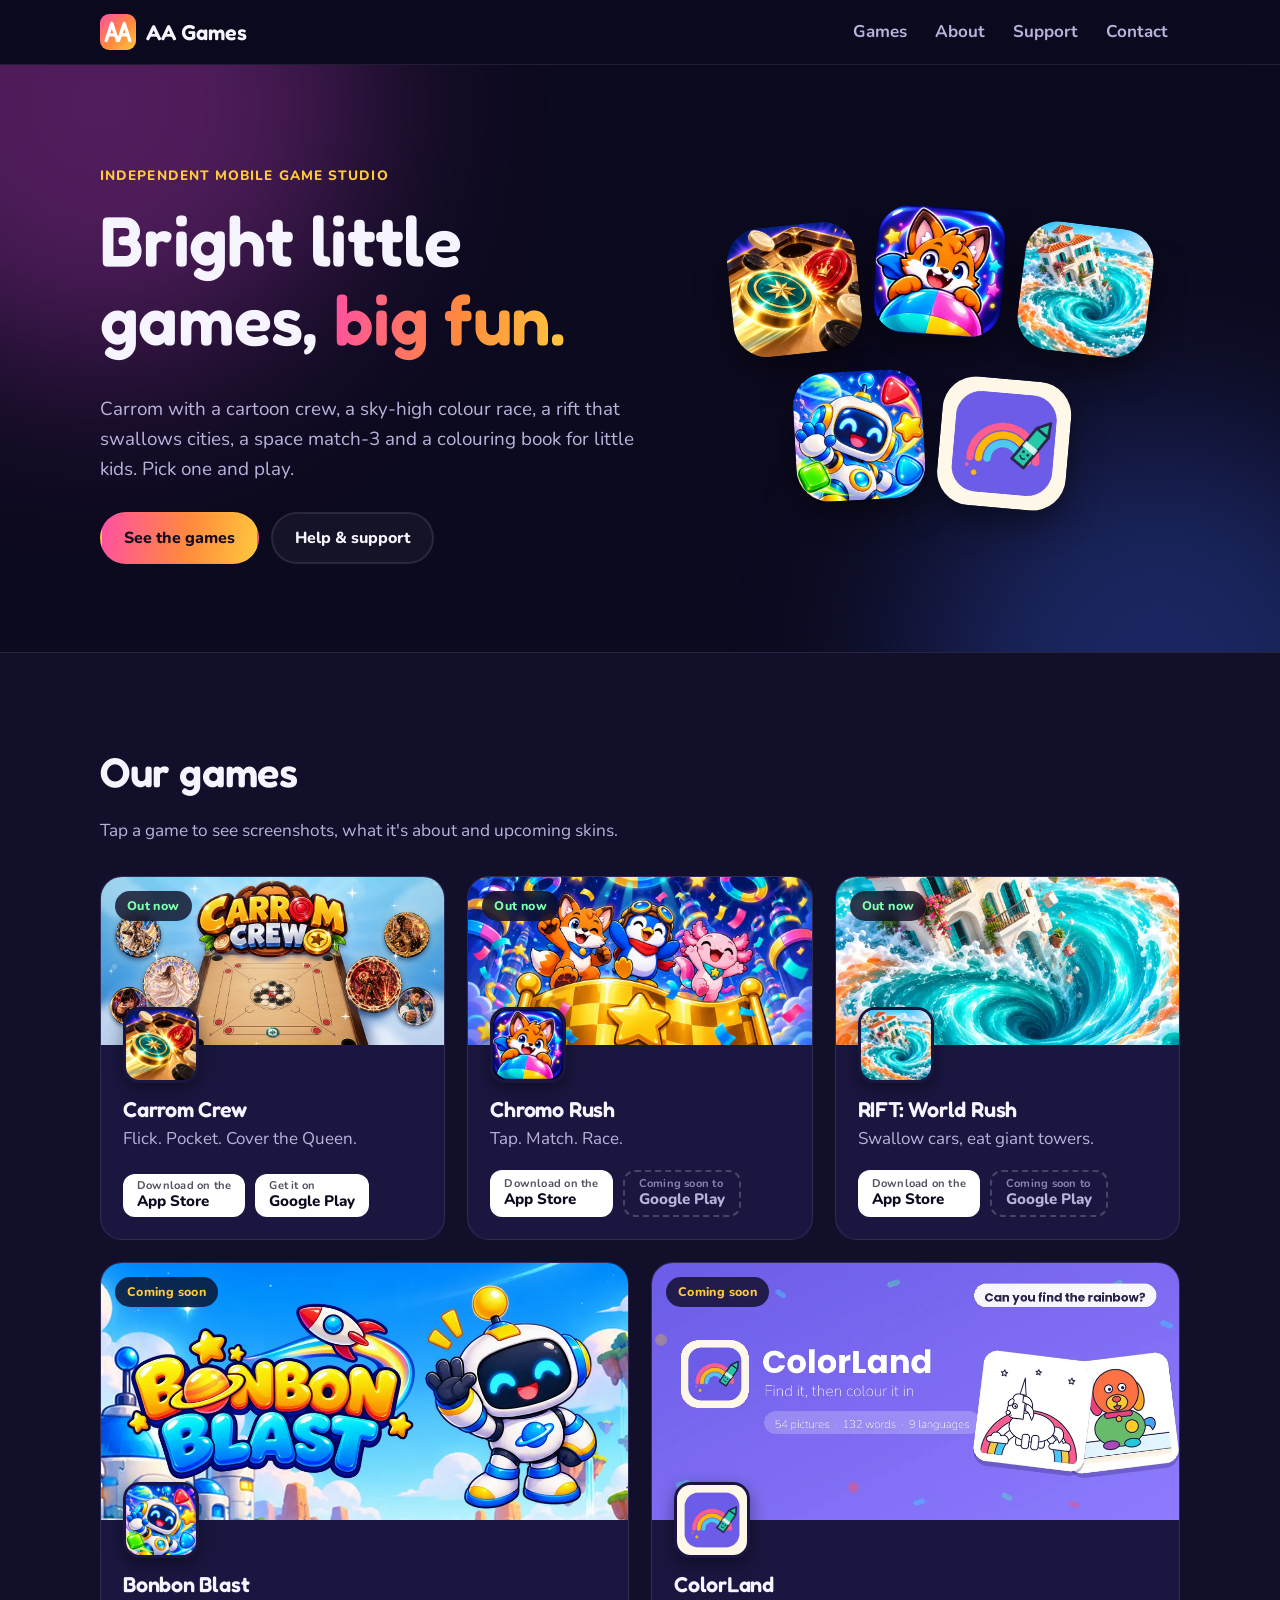
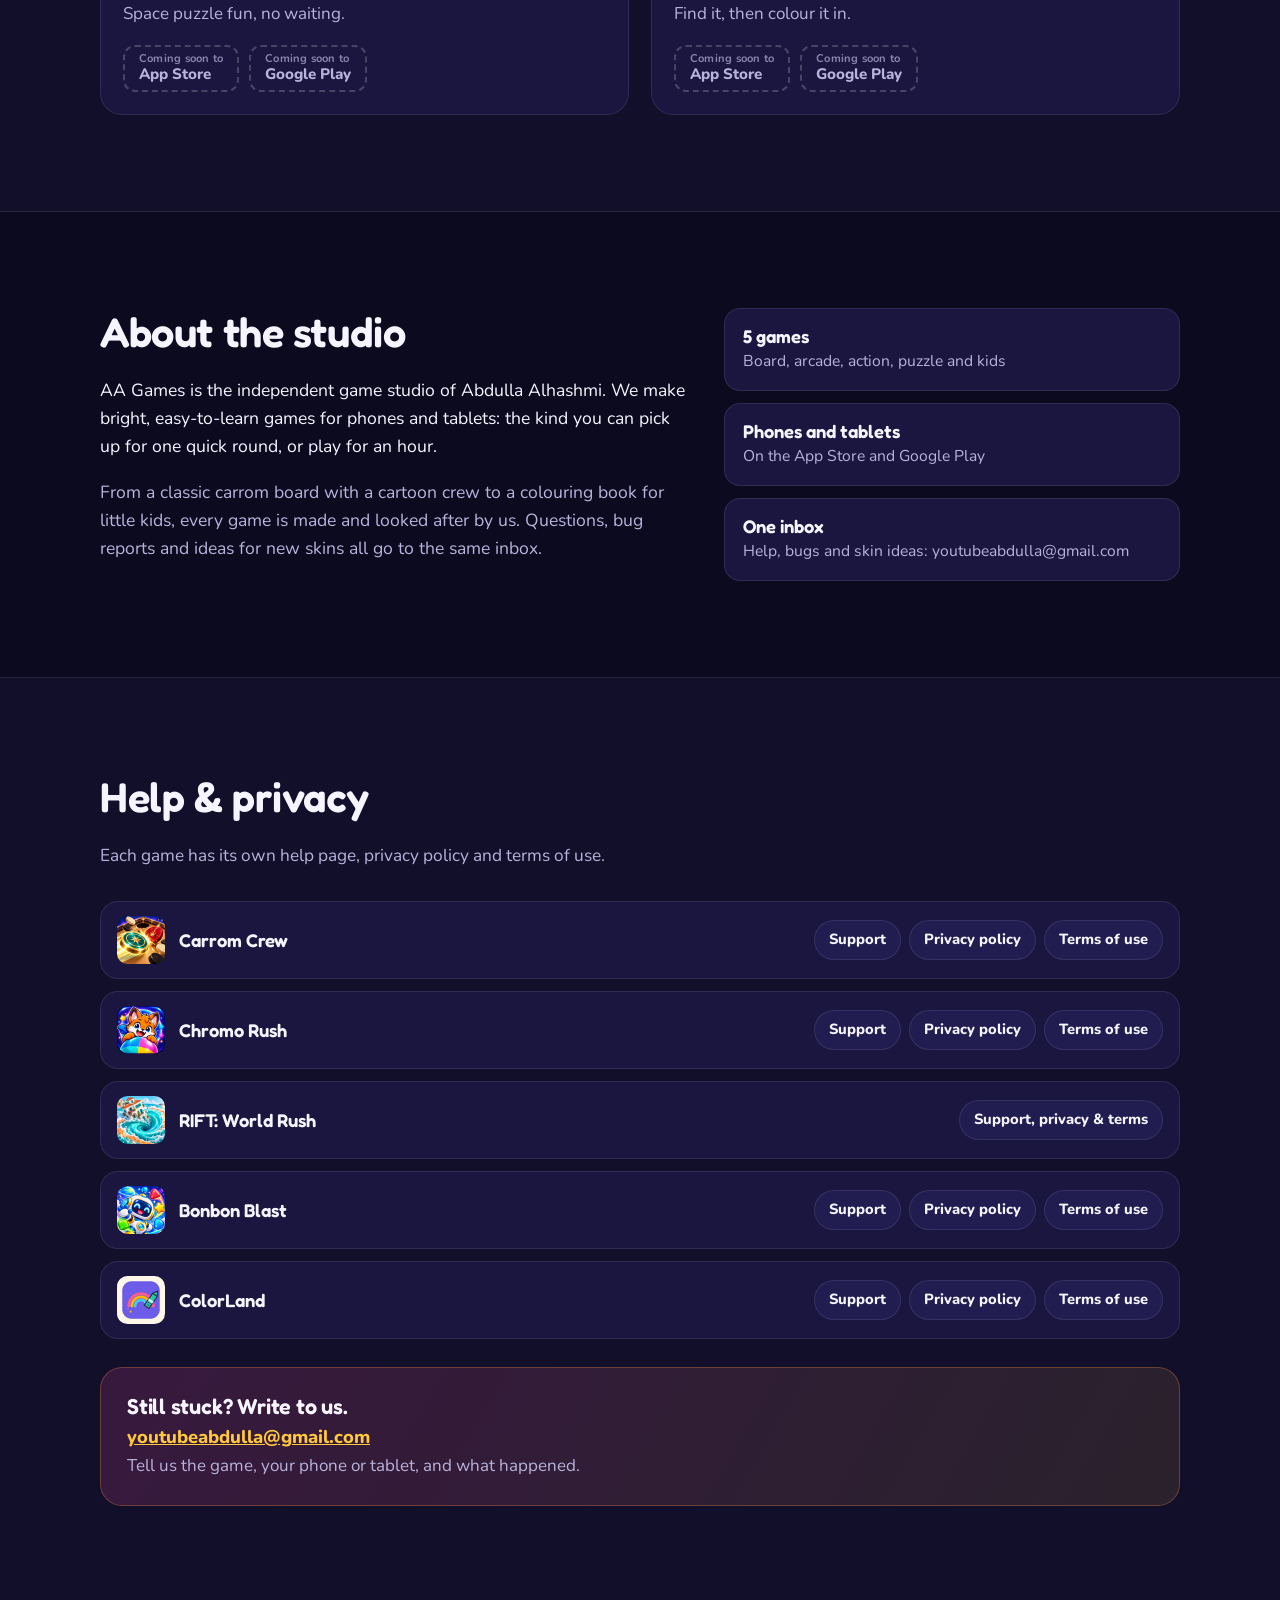
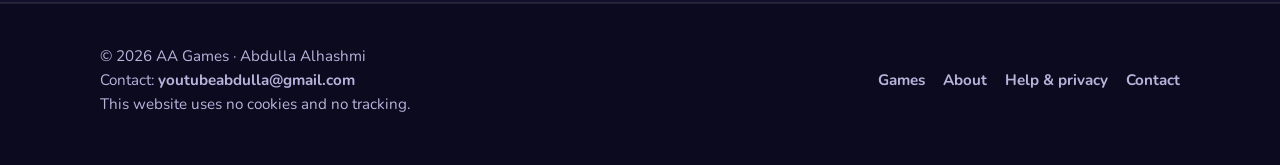
<file: index.html>
<!doctype html>
<html lang="en">
<head>
  <meta charset="utf-8">
  <meta name="viewport" content="width=device-width, initial-scale=1">
  <title>AA Games: bright little games for phones and tablets</title>
  <meta name="description" content="AA Games makes bright, easy-to-learn games for phones and tablets: Carrom Crew, Chromo Rush, RIFT: World Rush, Bonbon Blast and ColorLand.">
  <link rel="canonical" href="https://aagames33.com/">
  <meta name="theme-color" content="#0c0a1f">
  <meta property="og:type" content="website">
  <meta property="og:site_name" content="AA Games">
  <meta property="og:title" content="AA Games: bright little games for phones and tablets">
  <meta property="og:description" content="AA Games makes bright, easy-to-learn games for phones and tablets: Carrom Crew, Chromo Rush, RIFT: World Rush, Bonbon Blast and ColorLand.">
  <meta property="og:url" content="https://aagames33.com/">
  <meta property="og:image" content="https://aagames33.com/assets/og.jpg">
  <meta property="og:image:width" content="1200">
  <meta property="og:image:height" content="630">
  <meta name="twitter:card" content="summary_large_image">
  <link rel="icon" href="/assets/logo.svg" type="image/svg+xml">
  <link rel="icon" href="/favicon.ico" sizes="48x48">
  <link rel="apple-touch-icon" href="/apple-touch-icon.png">
  <link rel="preload" href="/assets/fonts/fredoka-semibold.woff2" as="font" type="font/woff2" crossorigin>
  <link rel="preload" href="/assets/fonts/nunito.woff2" as="font" type="font/woff2" crossorigin>
  <link rel="stylesheet" href="/assets/style.css">
</head>
<body>
  <a class="skip" href="#main">Skip to content</a>
  <header class="site-head">
    <div class="wrap">
      <a class="logo" href="/"><img src="/assets/logo.svg" alt="" width="36" height="36">AA Games</a>
      <nav class="nav" aria-label="Main">
        <a href="/#games">Games</a>
        <a href="/#about" class="nav-about">About</a>
        <a href="/#support">Support</a>
        <a href="/#contact">Contact</a>
      </nav>
    </div>
  </header>

  <main id="main">
    <!-- ===== Top of the page ===== -->
    <section class="hero">
      <div class="wrap">
        <div>
          <span class="eyebrow">Independent mobile game studio</span>
          <h1>Bright little games, <span class="grad">big fun.</span></h1>
          <p class="lead">Carrom with a cartoon crew, a sky-high colour race, a rift that swallows cities, a space match-3 and a colouring book for little kids. Pick one and play.</p>
          <div class="actions">
            <a class="btn btn-main" href="#games">See the games</a>
            <a class="btn btn-ghost" href="#support">Help &amp; support</a>
          </div>
        </div>
        <div class="icon-pile" aria-label="Our games">
          <a href="/carrom-crew/"><img src="/carrom-crew/icon.webp" alt="Carrom Crew" width="140" height="140"></a>
          <a href="/chromo-rush/"><img src="/chromo-rush/icon.webp" alt="Chromo Rush" width="140" height="140"></a>
          <a href="/rift-world-rush/"><img src="/rift-world-rush/icon.webp" alt="RIFT: World Rush" width="140" height="140"></a>
          <a href="/bonbon-blast/"><img src="/bonbon-blast/icon.webp" alt="Bonbon Blast" width="140" height="140"></a>
          <a href="/colorland/"><img src="/colorland/icon.webp" alt="ColorLand" width="140" height="140"></a>
        </div>
      </div>
    </section>

    <!-- ===== Games ===== -->
    <section class="section section-alt" id="games">
      <div class="wrap">
        <div class="section-head">
          <h2>Our games</h2>
          <p>Tap a game to see screenshots, what it's about and upcoming skins.</p>
        </div>
        <div class="games">
        <!-- ===== Carrom Crew ===== -->
        <article class="card" style="--accent: #f5a623">
          <span class="tag out">Out now</span>
          <img class="card-banner" src="/carrom-crew/banner.webp" alt="" width="1024" height="500" loading="lazy" decoding="async">
          <div class="card-body">
            <img class="card-icon" src="/carrom-crew/icon.webp" alt="Carrom Crew icon" width="76" height="76" loading="lazy" decoding="async">
            <h3><a href="/carrom-crew/">Carrom Crew</a></h3>
            <p>Flick. Pocket. Cover the Queen.</p>
            <div class="stores">
              <a class="store" href="https://apps.apple.com/app/carrom-crew/id6815225596"><small>Download on the</small>App Store</a>
              <a class="store" href="https://play.google.com/store/apps/details?id=com.carromcrew.game"><small>Get it on</small>Google Play</a>
            </div>
          </div>
        </article>
        <!-- ===== Chromo Rush ===== -->
        <article class="card" style="--accent: #ff4fa3">
          <span class="tag out">Out now</span>
          <img class="card-banner" src="/chromo-rush/banner.webp" alt="" width="1024" height="500" loading="lazy" decoding="async">
          <div class="card-body">
            <img class="card-icon" src="/chromo-rush/icon.webp" alt="Chromo Rush icon" width="76" height="76" loading="lazy" decoding="async">
            <h3><a href="/chromo-rush/">Chromo Rush</a></h3>
            <p>Tap. Match. Race.</p>
            <div class="stores">
              <a class="store" href="https://apps.apple.com/app/chromo-rush/id6815225776"><small>Download on the</small>App Store</a>
              <!-- When it is live, replace the next line with: <a class="store" href="https://play.google.com/store/apps/details?id=com.chromorush.game"><small>Get it on</small>Google Play</a> -->
              <span class="store soon"><small>Coming soon to</small>Google Play</span>
            </div>
          </div>
        </article>
        <!-- ===== RIFT: World Rush ===== -->
        <article class="card" style="--accent: #22d3c5">
          <span class="tag out">Out now</span>
          <img class="card-banner" src="/rift-world-rush/banner.webp" alt="" width="1024" height="500" loading="lazy" decoding="async">
          <div class="card-body">
            <img class="card-icon" src="/rift-world-rush/icon.webp" alt="RIFT: World Rush icon" width="76" height="76" loading="lazy" decoding="async">
            <h3><a href="/rift-world-rush/">RIFT: World Rush</a></h3>
            <p>Swallow cars, eat giant towers.</p>
            <div class="stores">
              <a class="store" href="https://apps.apple.com/app/rift-world-rush/id6812802684"><small>Download on the</small>App Store</a>
              <!-- When it is live, replace the next line with: <a class="store" href="https://play.google.com/store/apps/details?id=com.riftprototype.rift"><small>Get it on</small>Google Play</a> -->
              <span class="store soon"><small>Coming soon to</small>Google Play</span>
            </div>
          </div>
        </article>
        <!-- ===== Bonbon Blast ===== -->
        <article class="card" style="--accent: #4c8dff">
          <span class="tag soon">Coming soon</span>
          <img class="card-banner" src="/bonbon-blast/banner.webp" alt="" width="1024" height="500" loading="lazy" decoding="async">
          <div class="card-body">
            <img class="card-icon" src="/bonbon-blast/icon.webp" alt="Bonbon Blast icon" width="76" height="76" loading="lazy" decoding="async">
            <h3><a href="/bonbon-blast/">Bonbon Blast</a></h3>
            <p>Space puzzle fun, no waiting.</p>
            <div class="stores">
              <!-- When it is live, replace the next line with: <a class="store" href="https://apps.apple.com/app/id6816154385"><small>Download on the</small>App Store</a> -->
              <span class="store soon"><small>Coming soon to</small>App Store</span>
              <!-- When it is live, replace the next line with: <a class="store" href="https://play.google.com/store/apps/details?id=com.angames.bonbonblast"><small>Get it on</small>Google Play</a> -->
              <span class="store soon"><small>Coming soon to</small>Google Play</span>
            </div>
          </div>
        </article>
        <!-- ===== ColorLand ===== -->
        <article class="card" style="--accent: #7b5cf0">
          <span class="tag soon">Coming soon</span>
          <img class="card-banner" src="/colorland/banner.webp" alt="" width="1024" height="500" loading="lazy" decoding="async">
          <div class="card-body">
            <img class="card-icon" src="/colorland/icon.webp" alt="ColorLand icon" width="76" height="76" loading="lazy" decoding="async">
            <h3><a href="/colorland/">ColorLand</a></h3>
            <p>Find it, then colour it in.</p>
            <div class="stores">
              <!-- When it is live, replace the next line with: <a class="store" href="https://apps.apple.com/app/id6816152811"><small>Download on the</small>App Store</a> -->
              <span class="store soon"><small>Coming soon to</small>App Store</span>
              <!-- When it is live, replace the next line with: <a class="store" href="https://play.google.com/store/apps/details?id=com.colorland.app"><small>Get it on</small>Google Play</a> -->
              <span class="store soon"><small>Coming soon to</small>Google Play</span>
            </div>
          </div>
        </article>
        </div>
      </div>
    </section>

    <!-- ===== About ===== -->
    <section class="section" id="about">
      <div class="wrap about">
        <div>
          <h2>About the studio</h2>
          <p>AA Games is the independent game studio of Abdulla Alhashmi. We make bright, easy-to-learn games for phones and tablets: the kind you can pick up for one quick round, or play for an hour.</p>
          <p class="muted">From a classic carrom board with a cartoon crew to a colouring book for little kids, every game is made and looked after by us. Questions, bug reports and ideas for new skins all go to the same inbox.</p>
        </div>
        <ul class="facts">
          <li><b>5 games</b><span>Board, arcade, action, puzzle and kids</span></li>
          <li><b>Phones and tablets</b><span>On the App Store and Google Play</span></li>
          <li><b>One inbox</b><span>Help, bugs and skin ideas: youtubeabdulla@gmail.com</span></li>
        </ul>
      </div>
    </section>

    <!-- ===== Help, privacy and contact ===== -->
    <section class="section section-alt" id="support">
      <div class="wrap">
        <div class="section-head">
          <h2>Help &amp; privacy</h2>
          <p>Each game has its own help page, privacy policy and terms of use.</p>
        </div>
        <ul class="help-list">
          <li>
            <img src="/carrom-crew/icon.webp" alt="" width="48" height="48" loading="lazy" decoding="async">
            <span class="name">Carrom Crew</span>
            <span class="links">
              <a class="pill" href="https://youtubeabdulla-max.github.io/carrom-crew-support/">Support</a>
              <a class="pill" href="https://youtubeabdulla-max.github.io/carrom-crew-support/privacy.html">Privacy policy</a>
              <a class="pill" href="https://youtubeabdulla-max.github.io/carrom-crew-support/terms.html">Terms of use</a>
            </span>
          </li>
          <li>
            <img src="/chromo-rush/icon.webp" alt="" width="48" height="48" loading="lazy" decoding="async">
            <span class="name">Chromo Rush</span>
            <span class="links">
              <a class="pill" href="https://youtubeabdulla-max.github.io/chromo-rush-support/">Support</a>
              <a class="pill" href="https://youtubeabdulla-max.github.io/chromo-rush-support/privacy.html">Privacy policy</a>
              <a class="pill" href="https://youtubeabdulla-max.github.io/chromo-rush-support/terms.html">Terms of use</a>
            </span>
          </li>
          <li>
            <img src="/rift-world-rush/icon.webp" alt="" width="48" height="48" loading="lazy" decoding="async">
            <span class="name">RIFT: World Rush</span>
            <span class="links">
              <a class="pill" href="https://youtubeabdulla-max.github.io/rift-world-rush-support/">Support, privacy &amp; terms</a>
            </span>
          </li>
          <li>
            <img src="/bonbon-blast/icon.webp" alt="" width="48" height="48" loading="lazy" decoding="async">
            <span class="name">Bonbon Blast</span>
            <span class="links">
              <a class="pill" href="https://youtubeabdulla-max.github.io/bonbon-blast-support/">Support</a>
              <a class="pill" href="https://youtubeabdulla-max.github.io/bonbon-blast-support/privacy.html">Privacy policy</a>
              <a class="pill" href="https://youtubeabdulla-max.github.io/bonbon-blast-support/terms.html">Terms of use</a>
            </span>
          </li>
          <li>
            <img src="/colorland/icon.webp" alt="" width="48" height="48" loading="lazy" decoding="async">
            <span class="name">ColorLand</span>
            <span class="links">
              <a class="pill" href="https://youtubeabdulla-max.github.io/colorland-support/#support">Support</a>
              <a class="pill" href="https://youtubeabdulla-max.github.io/colorland-support/#privacy">Privacy policy</a>
              <a class="pill" href="https://youtubeabdulla-max.github.io/colorland-support/#terms">Terms of use</a>
            </span>
          </li>
        </ul>
        <div class="contact-box" id="contact">
          <h3>Still stuck? Write to us.</h3>
          <p><a class="mail" href="mailto:youtubeabdulla@gmail.com">youtubeabdulla@gmail.com</a><br>Tell us the game, your phone or tablet, and what happened.</p>
        </div>
      </div>
    </section>
  </main>

  <footer class="site-foot">
    <div class="wrap">
      <div>
        <p>&copy; 2026 AA Games &middot; Abdulla Alhashmi</p>
        <p>Contact: <a href="mailto:youtubeabdulla@gmail.com">youtubeabdulla@gmail.com</a></p>
        <p>This website uses no cookies and no tracking.</p>
      </div>
      <nav aria-label="Footer">
        <a href="/#games">Games</a>
        <a href="/#about">About</a>
        <a href="/#support">Help &amp; privacy</a>
        <a href="mailto:youtubeabdulla@gmail.com">Contact</a>
      </nav>
    </div>
  </footer>
</body>
</html>
</file>
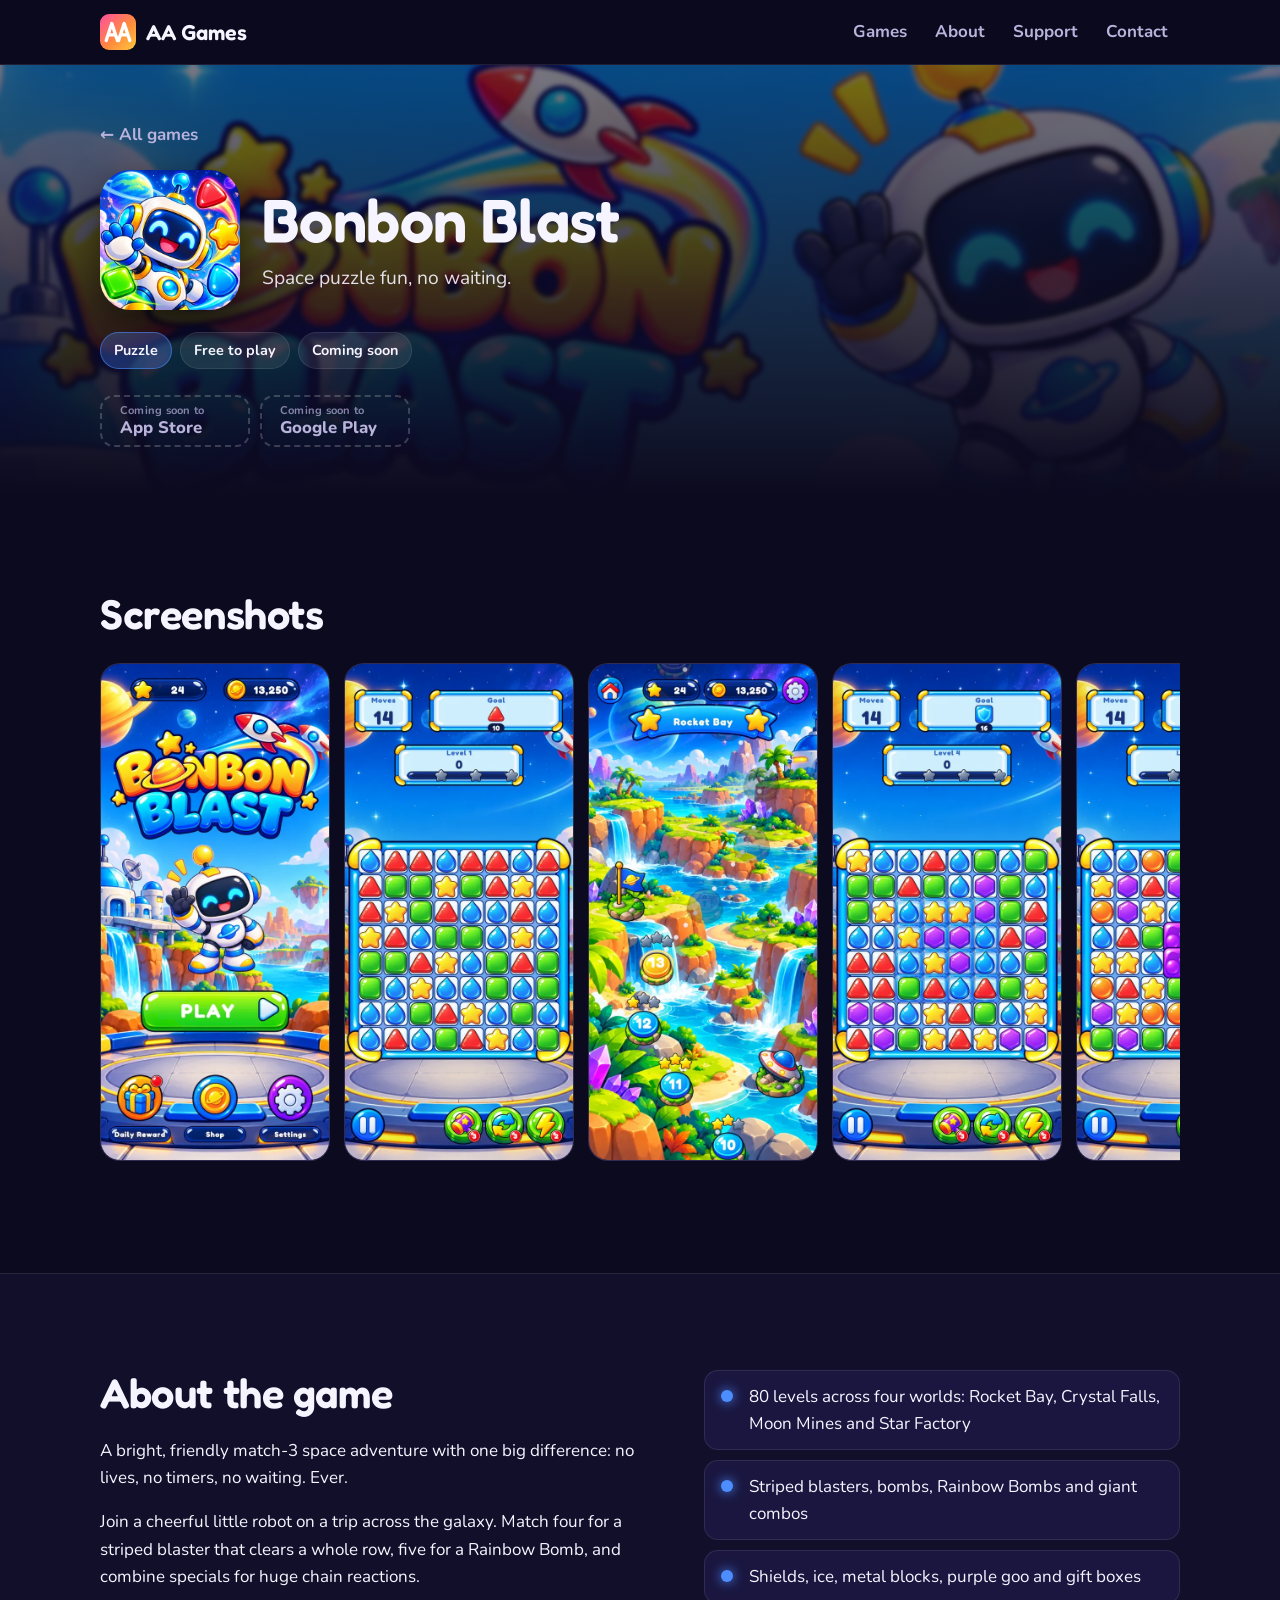
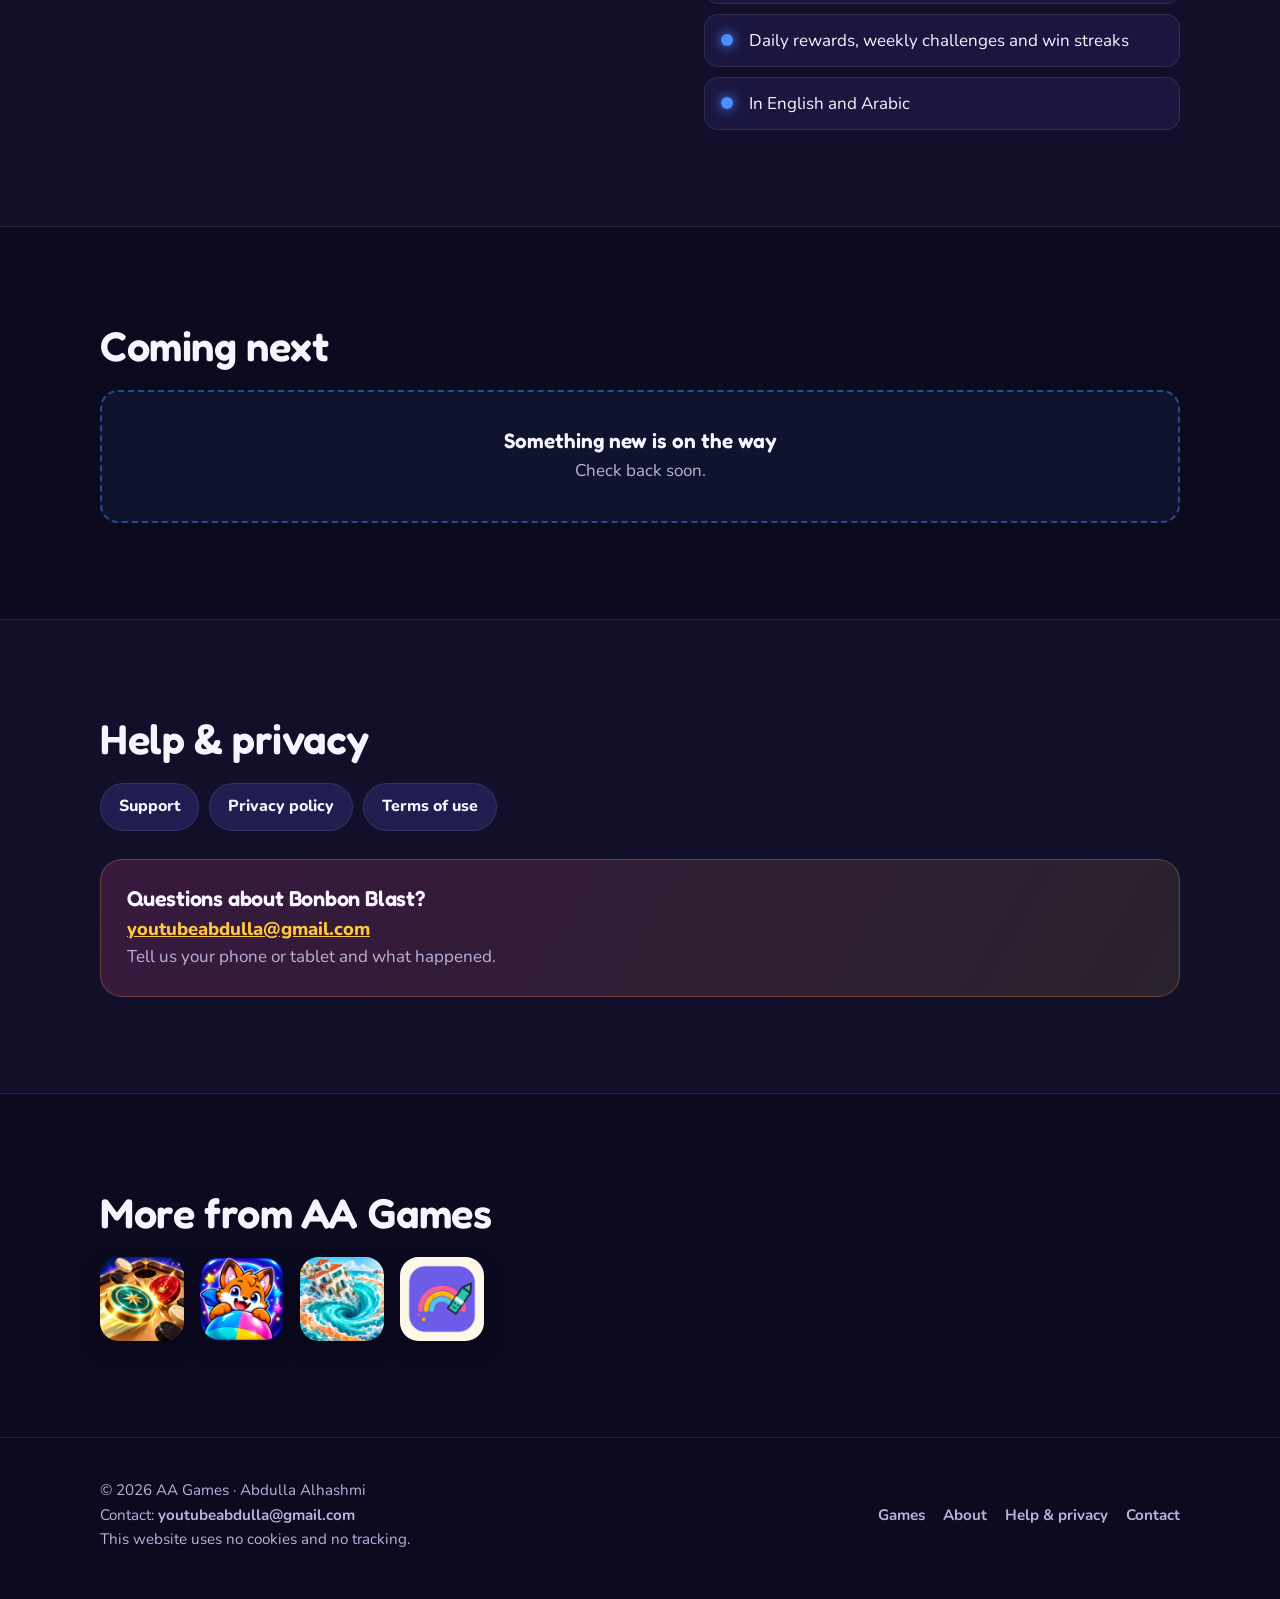
<file: bonbon-blast/index.html>
<!doctype html>
<html lang="en">
<head>
  <meta charset="utf-8">
  <meta name="viewport" content="width=device-width, initial-scale=1">
  <title>Bonbon Blast | AA Games</title>
  <meta name="description" content="Bonbon Blast by AA Games. Space puzzle fun, no waiting. A bright, friendly match-3 space adventure with one big difference: no lives, no timers, no waiting. Ever.">
  <link rel="canonical" href="https://aagames33.com/bonbon-blast/">
  <meta name="theme-color" content="#0c0a1f">
  <meta property="og:type" content="website">
  <meta property="og:site_name" content="AA Games">
  <meta property="og:title" content="Bonbon Blast | AA Games">
  <meta property="og:description" content="Bonbon Blast by AA Games. Space puzzle fun, no waiting. A bright, friendly match-3 space adventure with one big difference: no lives, no timers, no waiting. Ever.">
  <meta property="og:url" content="https://aagames33.com/bonbon-blast/">
  <meta property="og:image" content="https://aagames33.com/bonbon-blast/share.jpg">
  <meta property="og:image:width" content="1024">
  <meta property="og:image:height" content="500">
  <meta name="twitter:card" content="summary_large_image">
  <link rel="icon" href="/assets/logo.svg" type="image/svg+xml">
  <link rel="icon" href="/favicon.ico" sizes="48x48">
  <link rel="apple-touch-icon" href="/apple-touch-icon.png">
  <link rel="preload" href="/assets/fonts/fredoka-semibold.woff2" as="font" type="font/woff2" crossorigin>
  <link rel="preload" href="/assets/fonts/nunito.woff2" as="font" type="font/woff2" crossorigin>
  <link rel="stylesheet" href="/assets/style.css">
</head>
<body style="--accent: #4c8dff">
  <a class="skip" href="#main">Skip to content</a>
  <header class="site-head">
    <div class="wrap">
      <a class="logo" href="/"><img src="/assets/logo.svg" alt="" width="36" height="36">AA Games</a>
      <nav class="nav" aria-label="Main">
        <a href="/#games">Games</a>
        <a href="/#about" class="nav-about">About</a>
        <a href="/#support">Support</a>
        <a href="/#contact">Contact</a>
      </nav>
    </div>
  </header>

  <main id="main">
    <!-- ===== Top: icon, name, one line, store buttons ===== -->
    <section class="game-hero">
      <img class="bg" src="/bonbon-blast/banner.webp" alt="" width="1024" height="500">
      <div class="wrap">
        <a class="back" href="/#games">&larr; All games</a>
        <div class="game-top">
          <img class="game-icon" src="/bonbon-blast/icon.webp" alt="Bonbon Blast icon" width="140" height="140">
          <div>
            <h1>Bonbon Blast</h1>
            <p class="tagline">Space puzzle fun, no waiting.</p>
          </div>
        </div>
        <ul class="chips">
          <li>Puzzle</li>
          <li>Free to play</li>
          <li>Coming soon</li>
        </ul>
        <div class="stores">
          <!-- When it is live, replace the next line with: <a class="store" href="https://apps.apple.com/app/id6816154385"><small>Download on the</small>App Store</a> -->
          <span class="store soon"><small>Coming soon to</small>App Store</span>
          <!-- When it is live, replace the next line with: <a class="store" href="https://play.google.com/store/apps/details?id=com.angames.bonbonblast"><small>Get it on</small>Google Play</a> -->
          <span class="store soon"><small>Coming soon to</small>Google Play</span>
        </div>
      </div>
    </section>

    <!-- ===== Screenshots (shot-1.webp, shot-2.webp ... in this folder) ===== -->
    <section class="section" aria-labelledby="shots-title">
      <div class="wrap">
        <h2 id="shots-title">Screenshots</h2>
        <div class="shots" tabindex="0" aria-label="Bonbon Blast screenshots, scroll sideways">
          <img src="/bonbon-blast/shot-1.webp" alt="The home screen with the robot" width="540" height="1169" loading="lazy" decoding="async">
          <img src="/bonbon-blast/shot-2.webp" alt="A level in Rocket Bay" width="540" height="1169" loading="lazy" decoding="async">
          <img src="/bonbon-blast/shot-3.webp" alt="The world map" width="540" height="1169" loading="lazy" decoding="async">
          <img src="/bonbon-blast/shot-4.webp" alt="Clearing jelly" width="540" height="1169" loading="lazy" decoding="async">
          <img src="/bonbon-blast/shot-5.webp" alt="Breaking chocolate" width="540" height="1169" loading="lazy" decoding="async">
          <img src="/bonbon-blast/shot-6.webp" alt="Level complete with three stars" width="540" height="1169" loading="lazy" decoding="async">
        </div>
      </div>
    </section>

    <!-- ===== About the game ===== -->
    <section class="section section-alt" aria-labelledby="about-title">
      <div class="wrap two-col">
        <div>
          <h2 id="about-title">About the game</h2>
          <p>A bright, friendly match-3 space adventure with one big difference: no lives, no timers, no waiting. Ever.</p>
          <p>Join a cheerful little robot on a trip across the galaxy. Match four for a striped blaster that clears a whole row, five for a Rainbow Bomb, and combine specials for huge chain reactions.</p>
        </div>
        <ul class="features">
          <li>80 levels across four worlds: Rocket Bay, Crystal Falls, Moon Mines and Star Factory</li>
          <li>Striped blasters, bombs, Rainbow Bombs and giant combos</li>
          <li>Shields, ice, metal blocks, purple goo and gift boxes</li>
          <li>Daily rewards, weekly challenges and win streaks</li>
          <li>In English and Arabic</li>
        </ul>
      </div>
    </section>

    <!-- ===== Coming next ===== -->
    <section class="section" id="skins" aria-labelledby="skins-title">
      <div class="wrap">
        <h2 id="skins-title">Coming next</h2>
        <div class="skins">
          <!-- HOW TO ADD ONE (more help in HOW_TO_EDIT.md):
               1. Upload the picture into the "skins" folder of this game, for example skins/gold-striker.png
               2. Copy the 4 lines below, paste them under this note (outside the note), and change the
                  picture name, the skin name and the date:
          <article class="skin">
            <img src="/bonbon-blast/skins/gold-striker.png" alt="Gold Striker" loading="lazy">
            <div><b>Gold Striker</b><span>Coming in December</span></div>
          </article>
               3. Delete the "skin-empty" box below once your first one is in. -->
          <div class="skin-empty">
            <b>Something new is on the way</b>
            <span>Check back soon.</span>
          </div>
        </div>
      </div>
    </section>

    <!-- ===== Help and privacy ===== -->
    <section class="section section-alt" aria-labelledby="help-title">
      <div class="wrap">
        <h2 id="help-title">Help &amp; privacy</h2>
        <div class="pills">
          <a class="pill" href="https://youtubeabdulla-max.github.io/bonbon-blast-support/">Support</a>
          <a class="pill" href="https://youtubeabdulla-max.github.io/bonbon-blast-support/privacy.html">Privacy policy</a>
          <a class="pill" href="https://youtubeabdulla-max.github.io/bonbon-blast-support/terms.html">Terms of use</a>
        </div>
        <div class="contact-box">
          <h3>Questions about Bonbon Blast?</h3>
          <p><a class="mail" href="mailto:youtubeabdulla@gmail.com">youtubeabdulla@gmail.com</a><br>Tell us your phone or tablet and what happened.</p>
        </div>
      </div>
    </section>

    <!-- ===== More games ===== -->
    <section class="section" aria-labelledby="more-title">
      <div class="wrap">
        <h2 id="more-title">More from AA Games</h2>
        <div class="icon-row">
          <a href="/carrom-crew/"><img src="/carrom-crew/icon.webp" alt="Carrom Crew" width="140" height="140" loading="lazy" decoding="async"></a>
          <a href="/chromo-rush/"><img src="/chromo-rush/icon.webp" alt="Chromo Rush" width="140" height="140" loading="lazy" decoding="async"></a>
          <a href="/rift-world-rush/"><img src="/rift-world-rush/icon.webp" alt="RIFT: World Rush" width="140" height="140" loading="lazy" decoding="async"></a>
          <a href="/colorland/"><img src="/colorland/icon.webp" alt="ColorLand" width="140" height="140" loading="lazy" decoding="async"></a>
        </div>
      </div>
    </section>
  </main>

  <footer class="site-foot">
    <div class="wrap">
      <div>
        <p>&copy; 2026 AA Games &middot; Abdulla Alhashmi</p>
        <p>Contact: <a href="mailto:youtubeabdulla@gmail.com">youtubeabdulla@gmail.com</a></p>
        <p>This website uses no cookies and no tracking.</p>
      </div>
      <nav aria-label="Footer">
        <a href="/#games">Games</a>
        <a href="/#about">About</a>
        <a href="/#support">Help &amp; privacy</a>
        <a href="mailto:youtubeabdulla@gmail.com">Contact</a>
      </nav>
    </div>
  </footer>
</body>
</html>
</file>
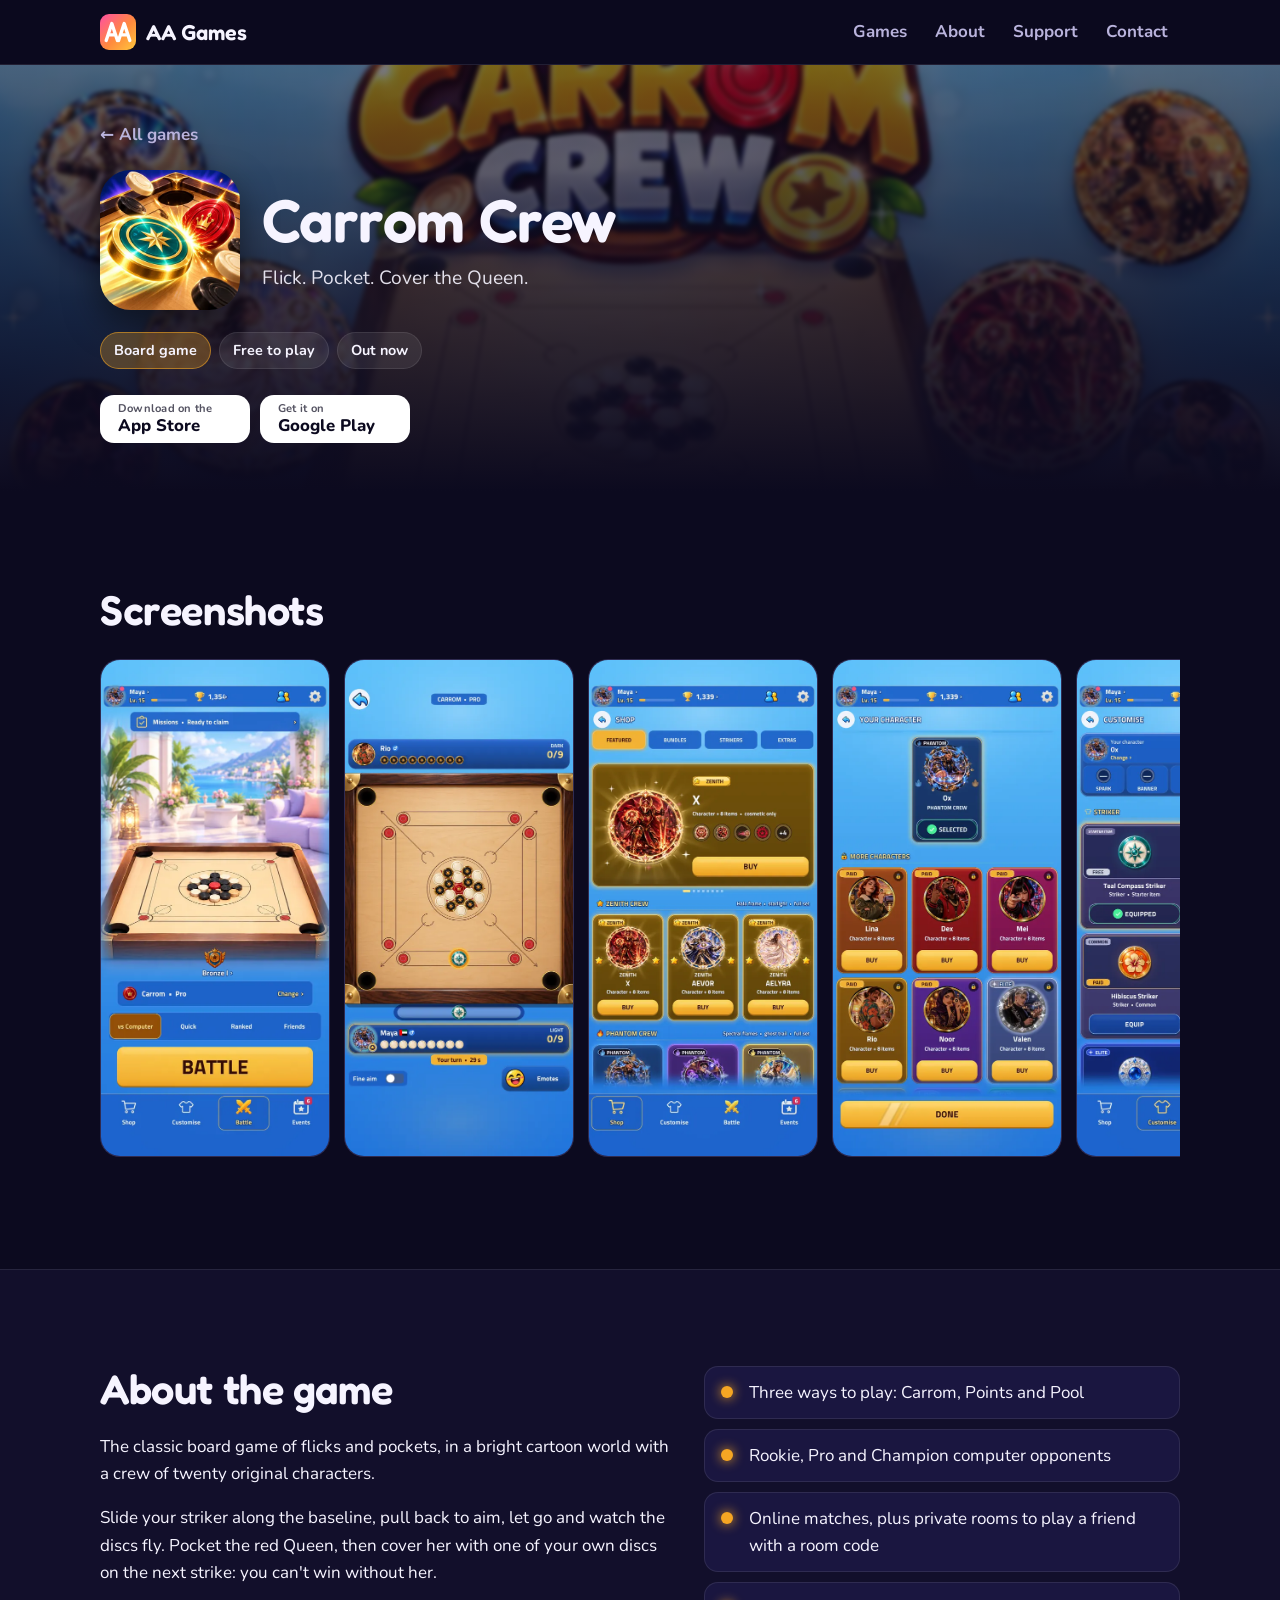
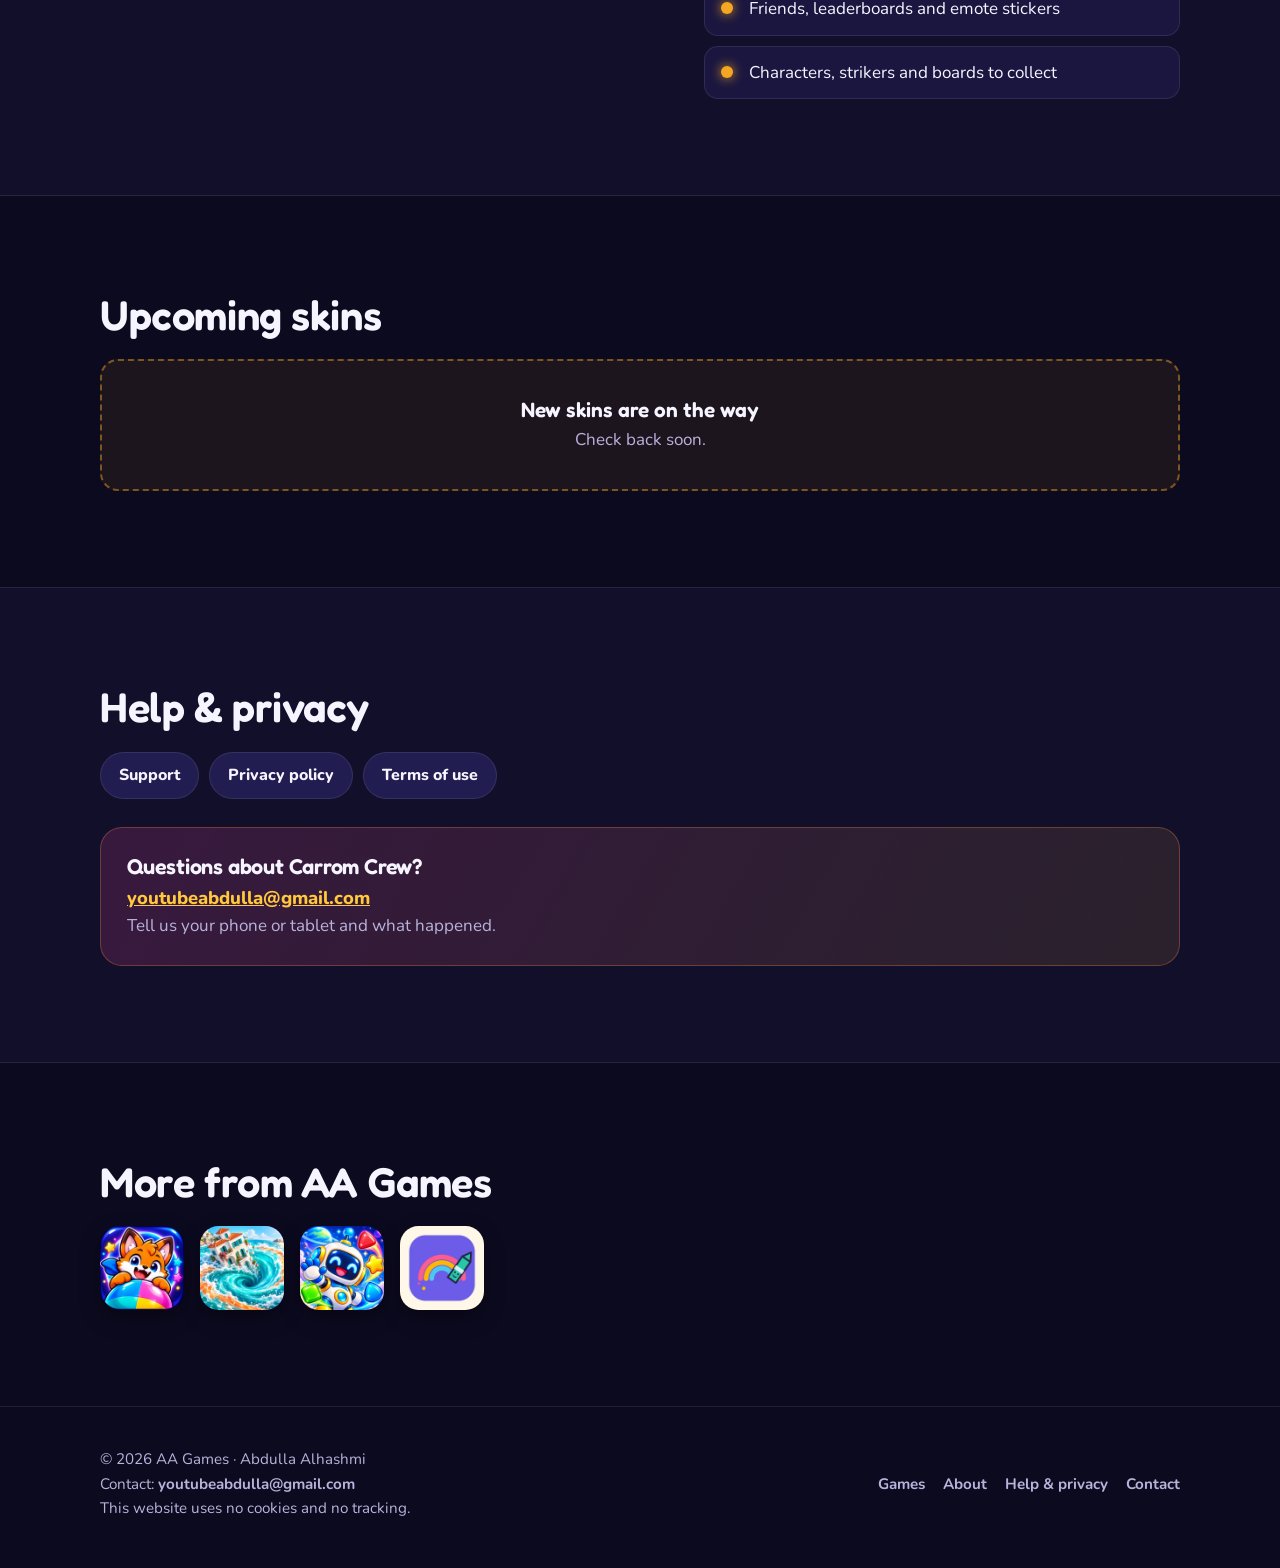
<file: carrom-crew/index.html>
<!doctype html>
<html lang="en">
<head>
  <meta charset="utf-8">
  <meta name="viewport" content="width=device-width, initial-scale=1">
  <title>Carrom Crew | AA Games</title>
  <meta name="description" content="Carrom Crew by AA Games. Flick. Pocket. Cover the Queen. The classic board game of flicks and pockets, in a bright cartoon world with a crew of twenty original characters.">
  <link rel="canonical" href="https://aagames33.com/carrom-crew/">
  <meta name="theme-color" content="#0c0a1f">
  <meta property="og:type" content="website">
  <meta property="og:site_name" content="AA Games">
  <meta property="og:title" content="Carrom Crew | AA Games">
  <meta property="og:description" content="Carrom Crew by AA Games. Flick. Pocket. Cover the Queen. The classic board game of flicks and pockets, in a bright cartoon world with a crew of twenty original characters.">
  <meta property="og:url" content="https://aagames33.com/carrom-crew/">
  <meta property="og:image" content="https://aagames33.com/carrom-crew/share.jpg">
  <meta property="og:image:width" content="1024">
  <meta property="og:image:height" content="500">
  <meta name="twitter:card" content="summary_large_image">
  <link rel="icon" href="/assets/logo.svg" type="image/svg+xml">
  <link rel="icon" href="/favicon.ico" sizes="48x48">
  <link rel="apple-touch-icon" href="/apple-touch-icon.png">
  <link rel="preload" href="/assets/fonts/fredoka-semibold.woff2" as="font" type="font/woff2" crossorigin>
  <link rel="preload" href="/assets/fonts/nunito.woff2" as="font" type="font/woff2" crossorigin>
  <link rel="stylesheet" href="/assets/style.css">
</head>
<body style="--accent: #f5a623">
  <a class="skip" href="#main">Skip to content</a>
  <header class="site-head">
    <div class="wrap">
      <a class="logo" href="/"><img src="/assets/logo.svg" alt="" width="36" height="36">AA Games</a>
      <nav class="nav" aria-label="Main">
        <a href="/#games">Games</a>
        <a href="/#about" class="nav-about">About</a>
        <a href="/#support">Support</a>
        <a href="/#contact">Contact</a>
      </nav>
    </div>
  </header>

  <main id="main">
    <!-- ===== Top: icon, name, one line, store buttons ===== -->
    <section class="game-hero">
      <img class="bg" src="/carrom-crew/banner.webp" alt="" width="1024" height="500">
      <div class="wrap">
        <a class="back" href="/#games">&larr; All games</a>
        <div class="game-top">
          <img class="game-icon" src="/carrom-crew/icon.webp" alt="Carrom Crew icon" width="140" height="140">
          <div>
            <h1>Carrom Crew</h1>
            <p class="tagline">Flick. Pocket. Cover the Queen.</p>
          </div>
        </div>
        <ul class="chips">
          <li>Board game</li>
          <li>Free to play</li>
          <li>Out now</li>
        </ul>
        <div class="stores">
          <a class="store" href="https://apps.apple.com/app/carrom-crew/id6815225596"><small>Download on the</small>App Store</a>
          <a class="store" href="https://play.google.com/store/apps/details?id=com.carromcrew.game"><small>Get it on</small>Google Play</a>
        </div>
      </div>
    </section>

    <!-- ===== Screenshots (shot-1.webp, shot-2.webp ... in this folder) ===== -->
    <section class="section" aria-labelledby="shots-title">
      <div class="wrap">
        <h2 id="shots-title">Screenshots</h2>
        <div class="shots" tabindex="0" aria-label="Carrom Crew screenshots, scroll sideways">
          <img src="/carrom-crew/shot-1.webp" alt="Home screen with the carrom board" width="540" height="1169" loading="lazy" decoding="async">
          <img src="/carrom-crew/shot-2.webp" alt="A match in progress" width="540" height="1169" loading="lazy" decoding="async">
          <img src="/carrom-crew/shot-3.webp" alt="The shop" width="540" height="1169" loading="lazy" decoding="async">
          <img src="/carrom-crew/shot-4.webp" alt="The crew of characters" width="540" height="1169" loading="lazy" decoding="async">
          <img src="/carrom-crew/shot-5.webp" alt="Customising your strikers" width="540" height="1169" loading="lazy" decoding="async">
          <img src="/carrom-crew/shot-6.webp" alt="Events and daily rewards" width="540" height="1169" loading="lazy" decoding="async">
        </div>
      </div>
    </section>

    <!-- ===== About the game ===== -->
    <section class="section section-alt" aria-labelledby="about-title">
      <div class="wrap two-col">
        <div>
          <h2 id="about-title">About the game</h2>
          <p>The classic board game of flicks and pockets, in a bright cartoon world with a crew of twenty original characters.</p>
          <p>Slide your striker along the baseline, pull back to aim, let go and watch the discs fly. Pocket the red Queen, then cover her with one of your own discs on the next strike: you can&#x27;t win without her.</p>
        </div>
        <ul class="features">
          <li>Three ways to play: Carrom, Points and Pool</li>
          <li>Rookie, Pro and Champion computer opponents</li>
          <li>Online matches, plus private rooms to play a friend with a room code</li>
          <li>Friends, leaderboards and emote stickers</li>
          <li>Characters, strikers and boards to collect</li>
        </ul>
      </div>
    </section>

    <!-- ===== Upcoming skins ===== -->
    <section class="section" id="skins" aria-labelledby="skins-title">
      <div class="wrap">
        <h2 id="skins-title">Upcoming skins</h2>
        <div class="skins">
          <!-- HOW TO ADD ONE (more help in HOW_TO_EDIT.md):
               1. Upload the picture into the "skins" folder of this game, for example skins/gold-striker.png
               2. Copy the 4 lines below, paste them under this note (outside the note), and change the
                  picture name, the skin name and the date:
          <article class="skin">
            <img src="/carrom-crew/skins/gold-striker.png" alt="Gold Striker" loading="lazy">
            <div><b>Gold Striker</b><span>Coming in December</span></div>
          </article>
               3. Delete the "skin-empty" box below once your first one is in. -->
          <div class="skin-empty">
            <b>New skins are on the way</b>
            <span>Check back soon.</span>
          </div>
        </div>
      </div>
    </section>

    <!-- ===== Help and privacy ===== -->
    <section class="section section-alt" aria-labelledby="help-title">
      <div class="wrap">
        <h2 id="help-title">Help &amp; privacy</h2>
        <div class="pills">
          <a class="pill" href="https://youtubeabdulla-max.github.io/carrom-crew-support/">Support</a>
          <a class="pill" href="https://youtubeabdulla-max.github.io/carrom-crew-support/privacy.html">Privacy policy</a>
          <a class="pill" href="https://youtubeabdulla-max.github.io/carrom-crew-support/terms.html">Terms of use</a>
        </div>
        <div class="contact-box">
          <h3>Questions about Carrom Crew?</h3>
          <p><a class="mail" href="mailto:youtubeabdulla@gmail.com">youtubeabdulla@gmail.com</a><br>Tell us your phone or tablet and what happened.</p>
        </div>
      </div>
    </section>

    <!-- ===== More games ===== -->
    <section class="section" aria-labelledby="more-title">
      <div class="wrap">
        <h2 id="more-title">More from AA Games</h2>
        <div class="icon-row">
          <a href="/chromo-rush/"><img src="/chromo-rush/icon.webp" alt="Chromo Rush" width="140" height="140" loading="lazy" decoding="async"></a>
          <a href="/rift-world-rush/"><img src="/rift-world-rush/icon.webp" alt="RIFT: World Rush" width="140" height="140" loading="lazy" decoding="async"></a>
          <a href="/bonbon-blast/"><img src="/bonbon-blast/icon.webp" alt="Bonbon Blast" width="140" height="140" loading="lazy" decoding="async"></a>
          <a href="/colorland/"><img src="/colorland/icon.webp" alt="ColorLand" width="140" height="140" loading="lazy" decoding="async"></a>
        </div>
      </div>
    </section>
  </main>

  <footer class="site-foot">
    <div class="wrap">
      <div>
        <p>&copy; 2026 AA Games &middot; Abdulla Alhashmi</p>
        <p>Contact: <a href="mailto:youtubeabdulla@gmail.com">youtubeabdulla@gmail.com</a></p>
        <p>This website uses no cookies and no tracking.</p>
      </div>
      <nav aria-label="Footer">
        <a href="/#games">Games</a>
        <a href="/#about">About</a>
        <a href="/#support">Help &amp; privacy</a>
        <a href="mailto:youtubeabdulla@gmail.com">Contact</a>
      </nav>
    </div>
  </footer>
</body>
</html>
</file>
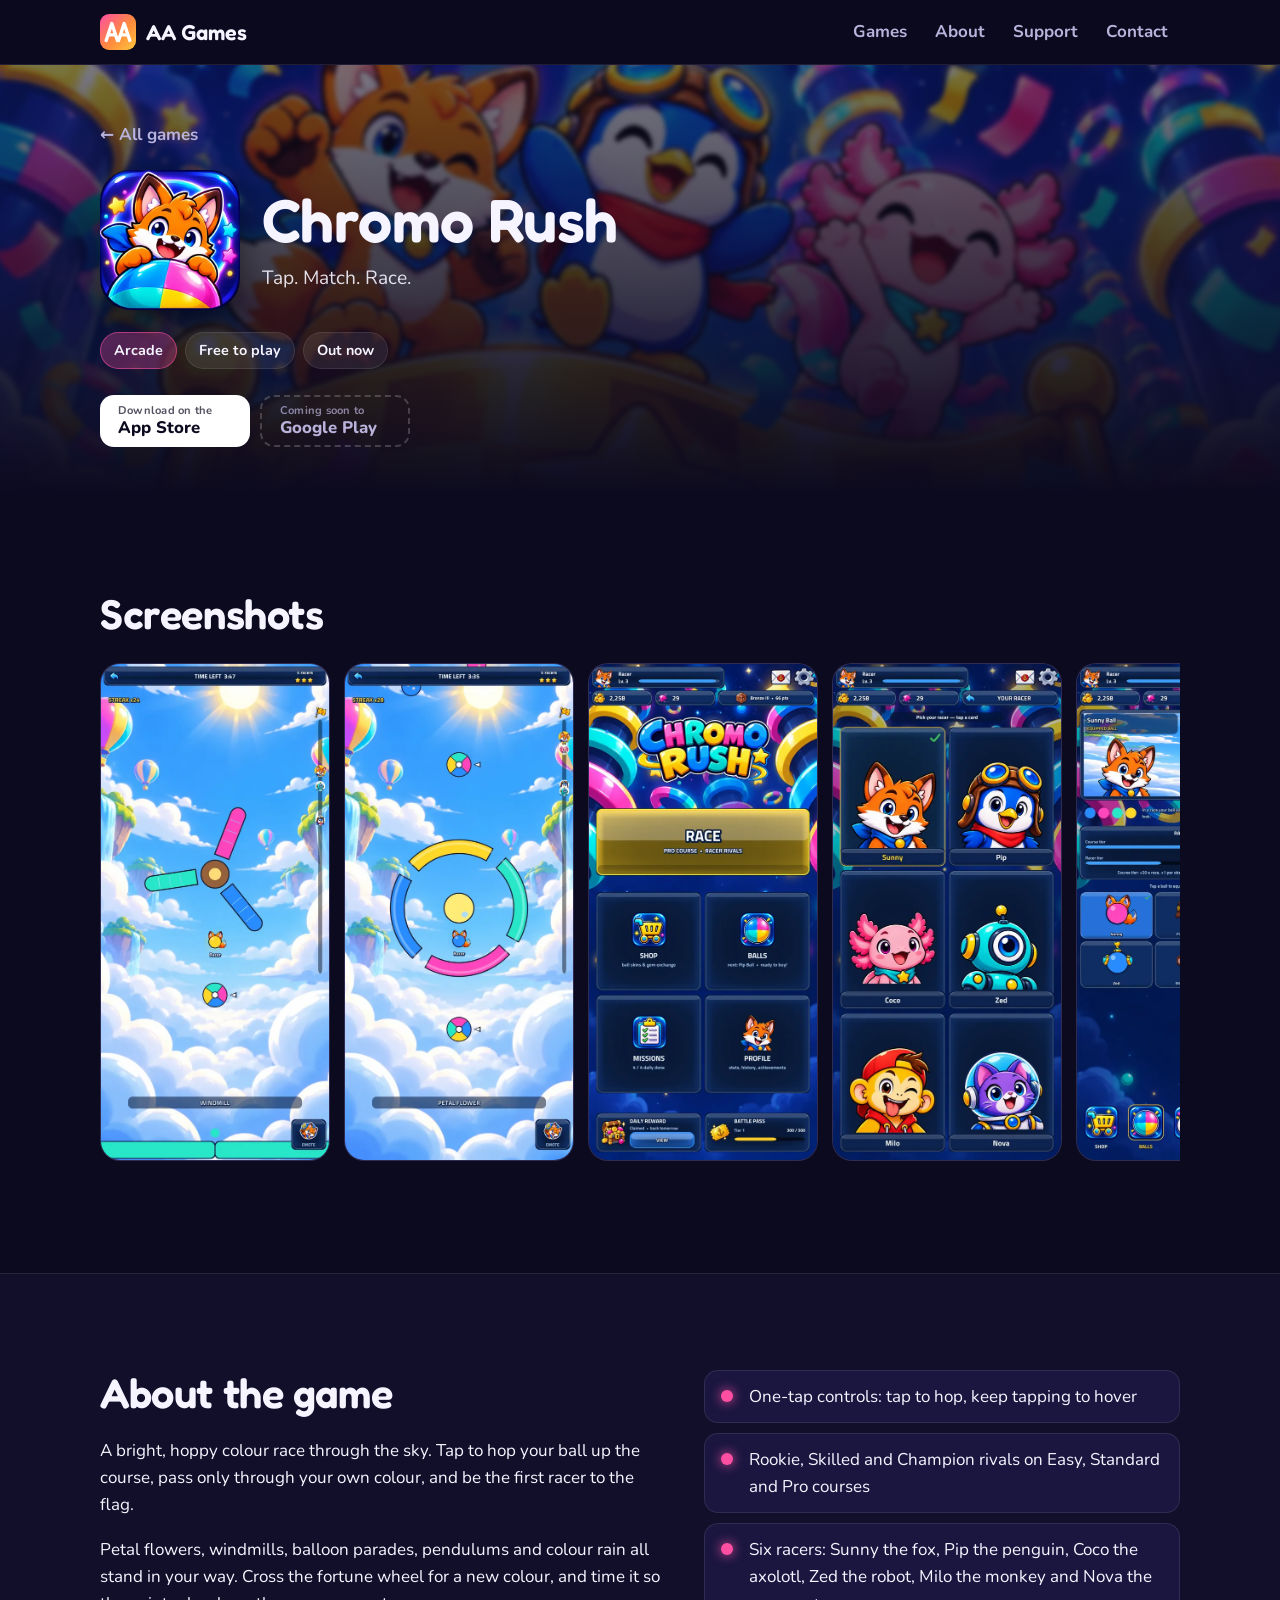
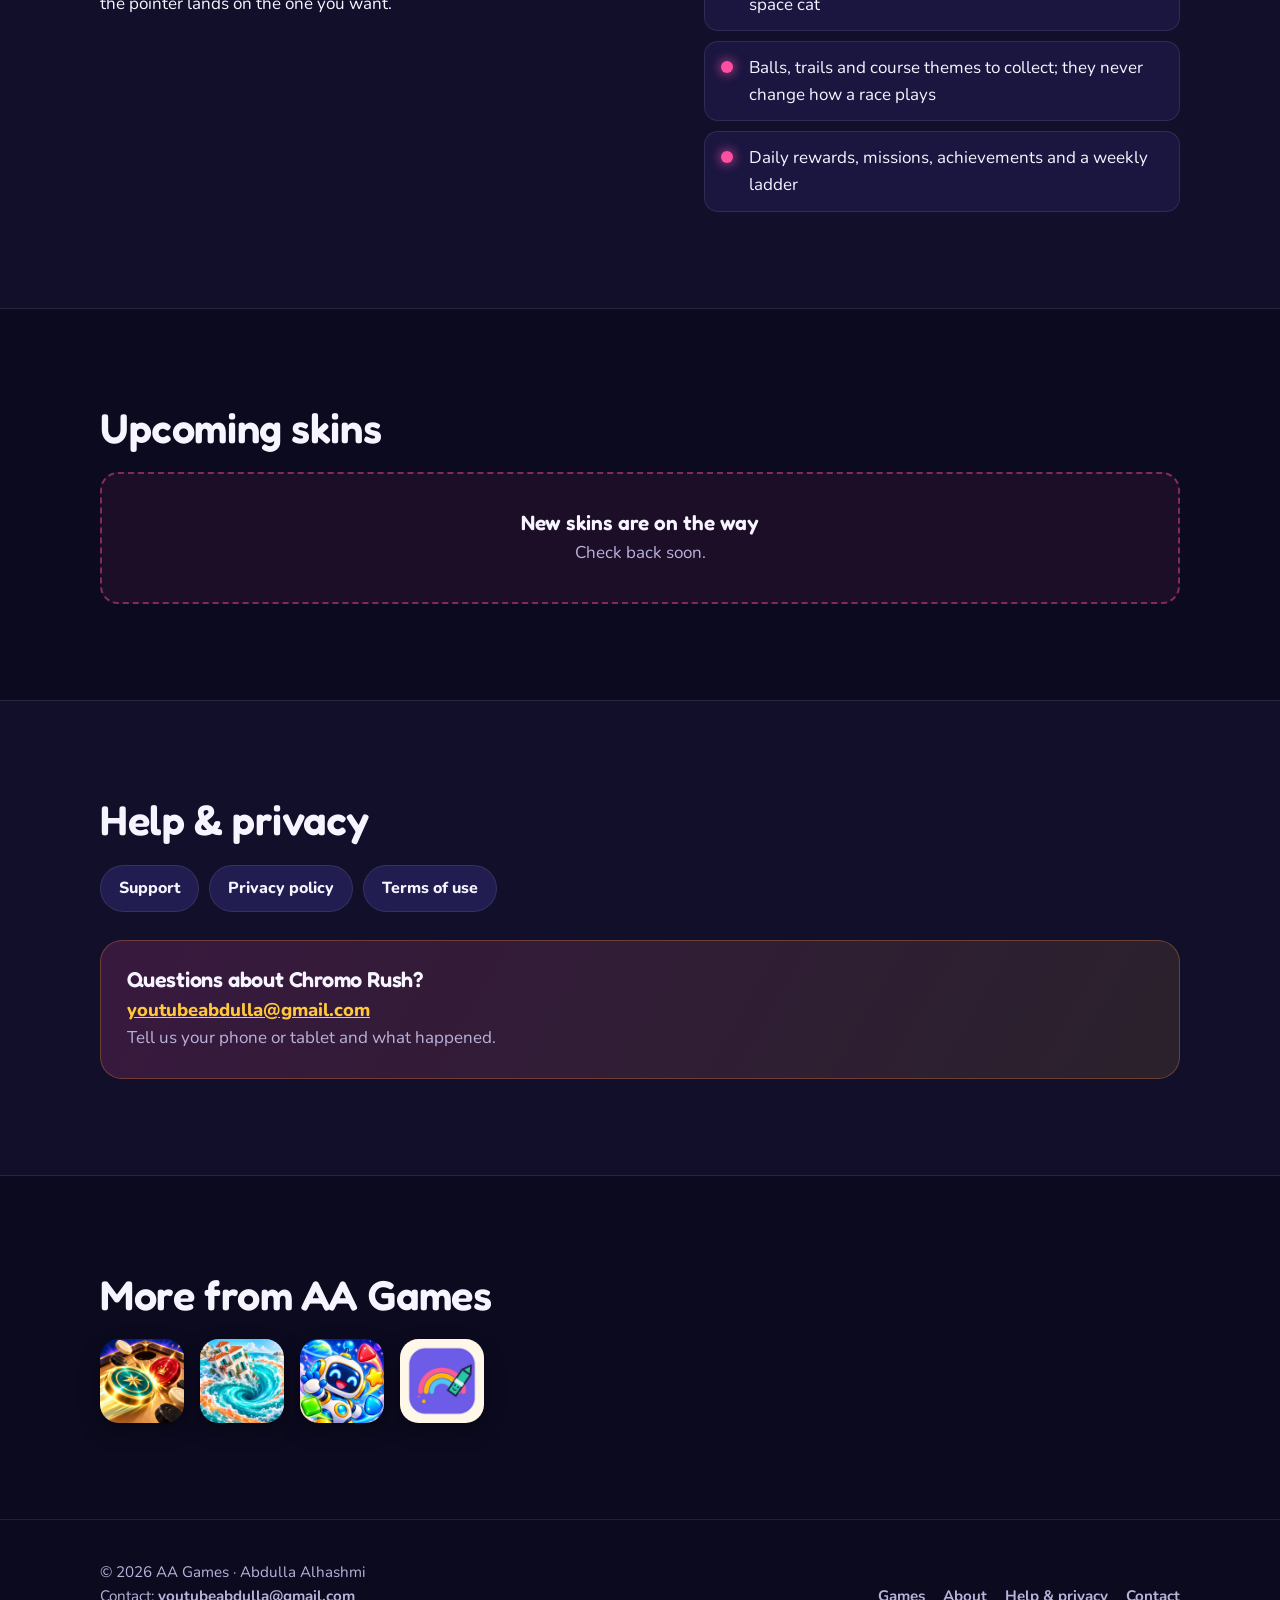
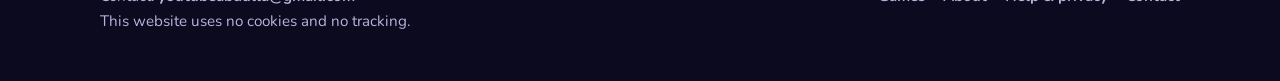
<file: chromo-rush/index.html>
<!doctype html>
<html lang="en">
<head>
  <meta charset="utf-8">
  <meta name="viewport" content="width=device-width, initial-scale=1">
  <title>Chromo Rush | AA Games</title>
  <meta name="description" content="Chromo Rush by AA Games. Tap. Match. Race. A bright, hoppy colour race through the sky. Tap to hop your ball up the course, pass only through your own colour, and be the first racer to the flag.">
  <link rel="canonical" href="https://aagames33.com/chromo-rush/">
  <meta name="theme-color" content="#0c0a1f">
  <meta property="og:type" content="website">
  <meta property="og:site_name" content="AA Games">
  <meta property="og:title" content="Chromo Rush | AA Games">
  <meta property="og:description" content="Chromo Rush by AA Games. Tap. Match. Race. A bright, hoppy colour race through the sky. Tap to hop your ball up the course, pass only through your own colour, and be the first racer to the flag.">
  <meta property="og:url" content="https://aagames33.com/chromo-rush/">
  <meta property="og:image" content="https://aagames33.com/chromo-rush/share.jpg">
  <meta property="og:image:width" content="1024">
  <meta property="og:image:height" content="500">
  <meta name="twitter:card" content="summary_large_image">
  <link rel="icon" href="/assets/logo.svg" type="image/svg+xml">
  <link rel="icon" href="/favicon.ico" sizes="48x48">
  <link rel="apple-touch-icon" href="/apple-touch-icon.png">
  <link rel="preload" href="/assets/fonts/fredoka-semibold.woff2" as="font" type="font/woff2" crossorigin>
  <link rel="preload" href="/assets/fonts/nunito.woff2" as="font" type="font/woff2" crossorigin>
  <link rel="stylesheet" href="/assets/style.css">
</head>
<body style="--accent: #ff4fa3">
  <a class="skip" href="#main">Skip to content</a>
  <header class="site-head">
    <div class="wrap">
      <a class="logo" href="/"><img src="/assets/logo.svg" alt="" width="36" height="36">AA Games</a>
      <nav class="nav" aria-label="Main">
        <a href="/#games">Games</a>
        <a href="/#about" class="nav-about">About</a>
        <a href="/#support">Support</a>
        <a href="/#contact">Contact</a>
      </nav>
    </div>
  </header>

  <main id="main">
    <!-- ===== Top: icon, name, one line, store buttons ===== -->
    <section class="game-hero">
      <img class="bg" src="/chromo-rush/banner.webp" alt="" width="1024" height="500">
      <div class="wrap">
        <a class="back" href="/#games">&larr; All games</a>
        <div class="game-top">
          <img class="game-icon" src="/chromo-rush/icon.webp" alt="Chromo Rush icon" width="140" height="140">
          <div>
            <h1>Chromo Rush</h1>
            <p class="tagline">Tap. Match. Race.</p>
          </div>
        </div>
        <ul class="chips">
          <li>Arcade</li>
          <li>Free to play</li>
          <li>Out now</li>
        </ul>
        <div class="stores">
          <a class="store" href="https://apps.apple.com/app/chromo-rush/id6815225776"><small>Download on the</small>App Store</a>
          <!-- When it is live, replace the next line with: <a class="store" href="https://play.google.com/store/apps/details?id=com.chromorush.game"><small>Get it on</small>Google Play</a> -->
          <span class="store soon"><small>Coming soon to</small>Google Play</span>
        </div>
      </div>
    </section>

    <!-- ===== Screenshots (shot-1.webp, shot-2.webp ... in this folder) ===== -->
    <section class="section" aria-labelledby="shots-title">
      <div class="wrap">
        <h2 id="shots-title">Screenshots</h2>
        <div class="shots" tabindex="0" aria-label="Chromo Rush screenshots, scroll sideways">
          <img src="/chromo-rush/shot-1.webp" alt="Racing up the sky course" width="540" height="1169" loading="lazy" decoding="async">
          <img src="/chromo-rush/shot-2.webp" alt="Hopping through a colour ring" width="540" height="1169" loading="lazy" decoding="async">
          <img src="/chromo-rush/shot-3.webp" alt="The home screen" width="540" height="1169" loading="lazy" decoding="async">
          <img src="/chromo-rush/shot-4.webp" alt="The six racers" width="540" height="1169" loading="lazy" decoding="async">
          <img src="/chromo-rush/shot-5.webp" alt="Balls to collect" width="540" height="1169" loading="lazy" decoding="async">
          <img src="/chromo-rush/shot-6.webp" alt="The Chromo Rush title screen" width="540" height="1169" loading="lazy" decoding="async">
        </div>
      </div>
    </section>

    <!-- ===== About the game ===== -->
    <section class="section section-alt" aria-labelledby="about-title">
      <div class="wrap two-col">
        <div>
          <h2 id="about-title">About the game</h2>
          <p>A bright, hoppy colour race through the sky. Tap to hop your ball up the course, pass only through your own colour, and be the first racer to the flag.</p>
          <p>Petal flowers, windmills, balloon parades, pendulums and colour rain all stand in your way. Cross the fortune wheel for a new colour, and time it so the pointer lands on the one you want.</p>
        </div>
        <ul class="features">
          <li>One-tap controls: tap to hop, keep tapping to hover</li>
          <li>Rookie, Skilled and Champion rivals on Easy, Standard and Pro courses</li>
          <li>Six racers: Sunny the fox, Pip the penguin, Coco the axolotl, Zed the robot, Milo the monkey and Nova the space cat</li>
          <li>Balls, trails and course themes to collect; they never change how a race plays</li>
          <li>Daily rewards, missions, achievements and a weekly ladder</li>
        </ul>
      </div>
    </section>

    <!-- ===== Upcoming skins ===== -->
    <section class="section" id="skins" aria-labelledby="skins-title">
      <div class="wrap">
        <h2 id="skins-title">Upcoming skins</h2>
        <div class="skins">
          <!-- HOW TO ADD ONE (more help in HOW_TO_EDIT.md):
               1. Upload the picture into the "skins" folder of this game, for example skins/gold-striker.png
               2. Copy the 4 lines below, paste them under this note (outside the note), and change the
                  picture name, the skin name and the date:
          <article class="skin">
            <img src="/chromo-rush/skins/gold-striker.png" alt="Gold Striker" loading="lazy">
            <div><b>Gold Striker</b><span>Coming in December</span></div>
          </article>
               3. Delete the "skin-empty" box below once your first one is in. -->
          <div class="skin-empty">
            <b>New skins are on the way</b>
            <span>Check back soon.</span>
          </div>
        </div>
      </div>
    </section>

    <!-- ===== Help and privacy ===== -->
    <section class="section section-alt" aria-labelledby="help-title">
      <div class="wrap">
        <h2 id="help-title">Help &amp; privacy</h2>
        <div class="pills">
          <a class="pill" href="https://youtubeabdulla-max.github.io/chromo-rush-support/">Support</a>
          <a class="pill" href="https://youtubeabdulla-max.github.io/chromo-rush-support/privacy.html">Privacy policy</a>
          <a class="pill" href="https://youtubeabdulla-max.github.io/chromo-rush-support/terms.html">Terms of use</a>
        </div>
        <div class="contact-box">
          <h3>Questions about Chromo Rush?</h3>
          <p><a class="mail" href="mailto:youtubeabdulla@gmail.com">youtubeabdulla@gmail.com</a><br>Tell us your phone or tablet and what happened.</p>
        </div>
      </div>
    </section>

    <!-- ===== More games ===== -->
    <section class="section" aria-labelledby="more-title">
      <div class="wrap">
        <h2 id="more-title">More from AA Games</h2>
        <div class="icon-row">
          <a href="/carrom-crew/"><img src="/carrom-crew/icon.webp" alt="Carrom Crew" width="140" height="140" loading="lazy" decoding="async"></a>
          <a href="/rift-world-rush/"><img src="/rift-world-rush/icon.webp" alt="RIFT: World Rush" width="140" height="140" loading="lazy" decoding="async"></a>
          <a href="/bonbon-blast/"><img src="/bonbon-blast/icon.webp" alt="Bonbon Blast" width="140" height="140" loading="lazy" decoding="async"></a>
          <a href="/colorland/"><img src="/colorland/icon.webp" alt="ColorLand" width="140" height="140" loading="lazy" decoding="async"></a>
        </div>
      </div>
    </section>
  </main>

  <footer class="site-foot">
    <div class="wrap">
      <div>
        <p>&copy; 2026 AA Games &middot; Abdulla Alhashmi</p>
        <p>Contact: <a href="mailto:youtubeabdulla@gmail.com">youtubeabdulla@gmail.com</a></p>
        <p>This website uses no cookies and no tracking.</p>
      </div>
      <nav aria-label="Footer">
        <a href="/#games">Games</a>
        <a href="/#about">About</a>
        <a href="/#support">Help &amp; privacy</a>
        <a href="mailto:youtubeabdulla@gmail.com">Contact</a>
      </nav>
    </div>
  </footer>
</body>
</html>
</file>
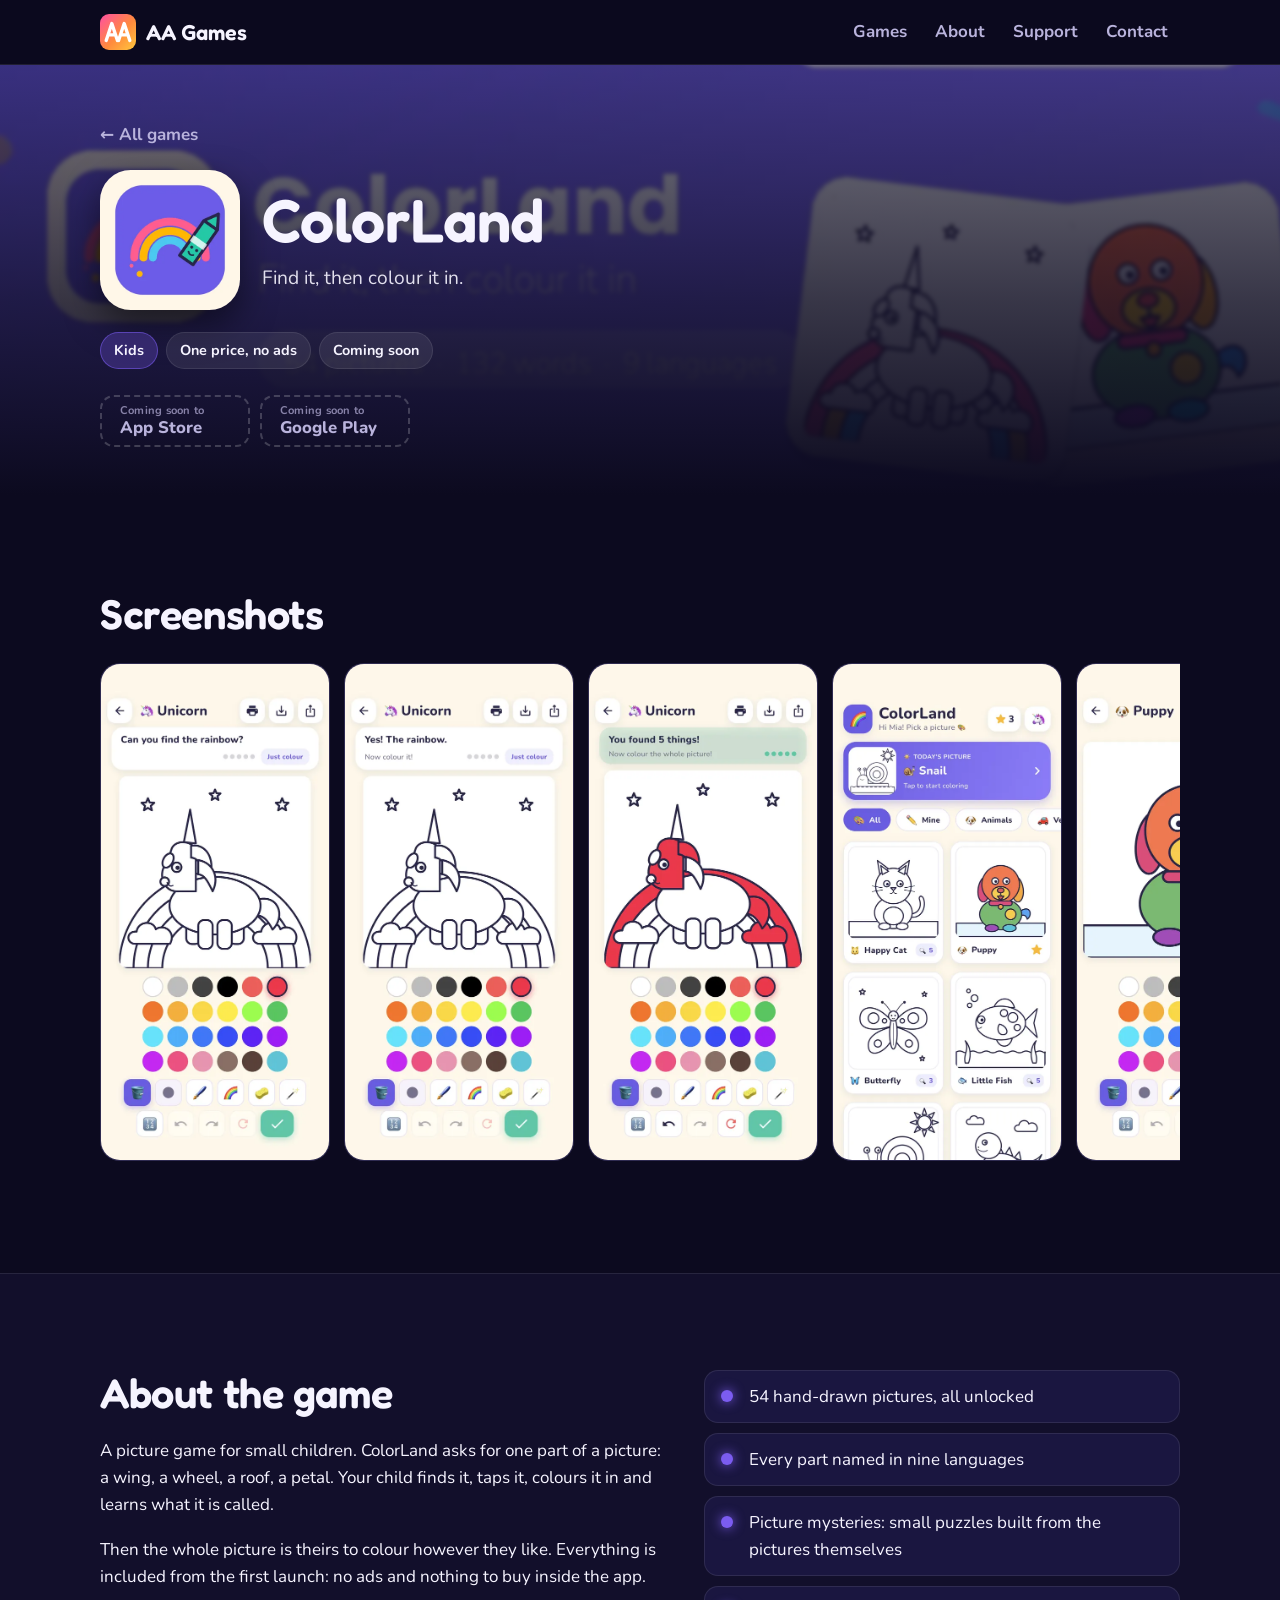
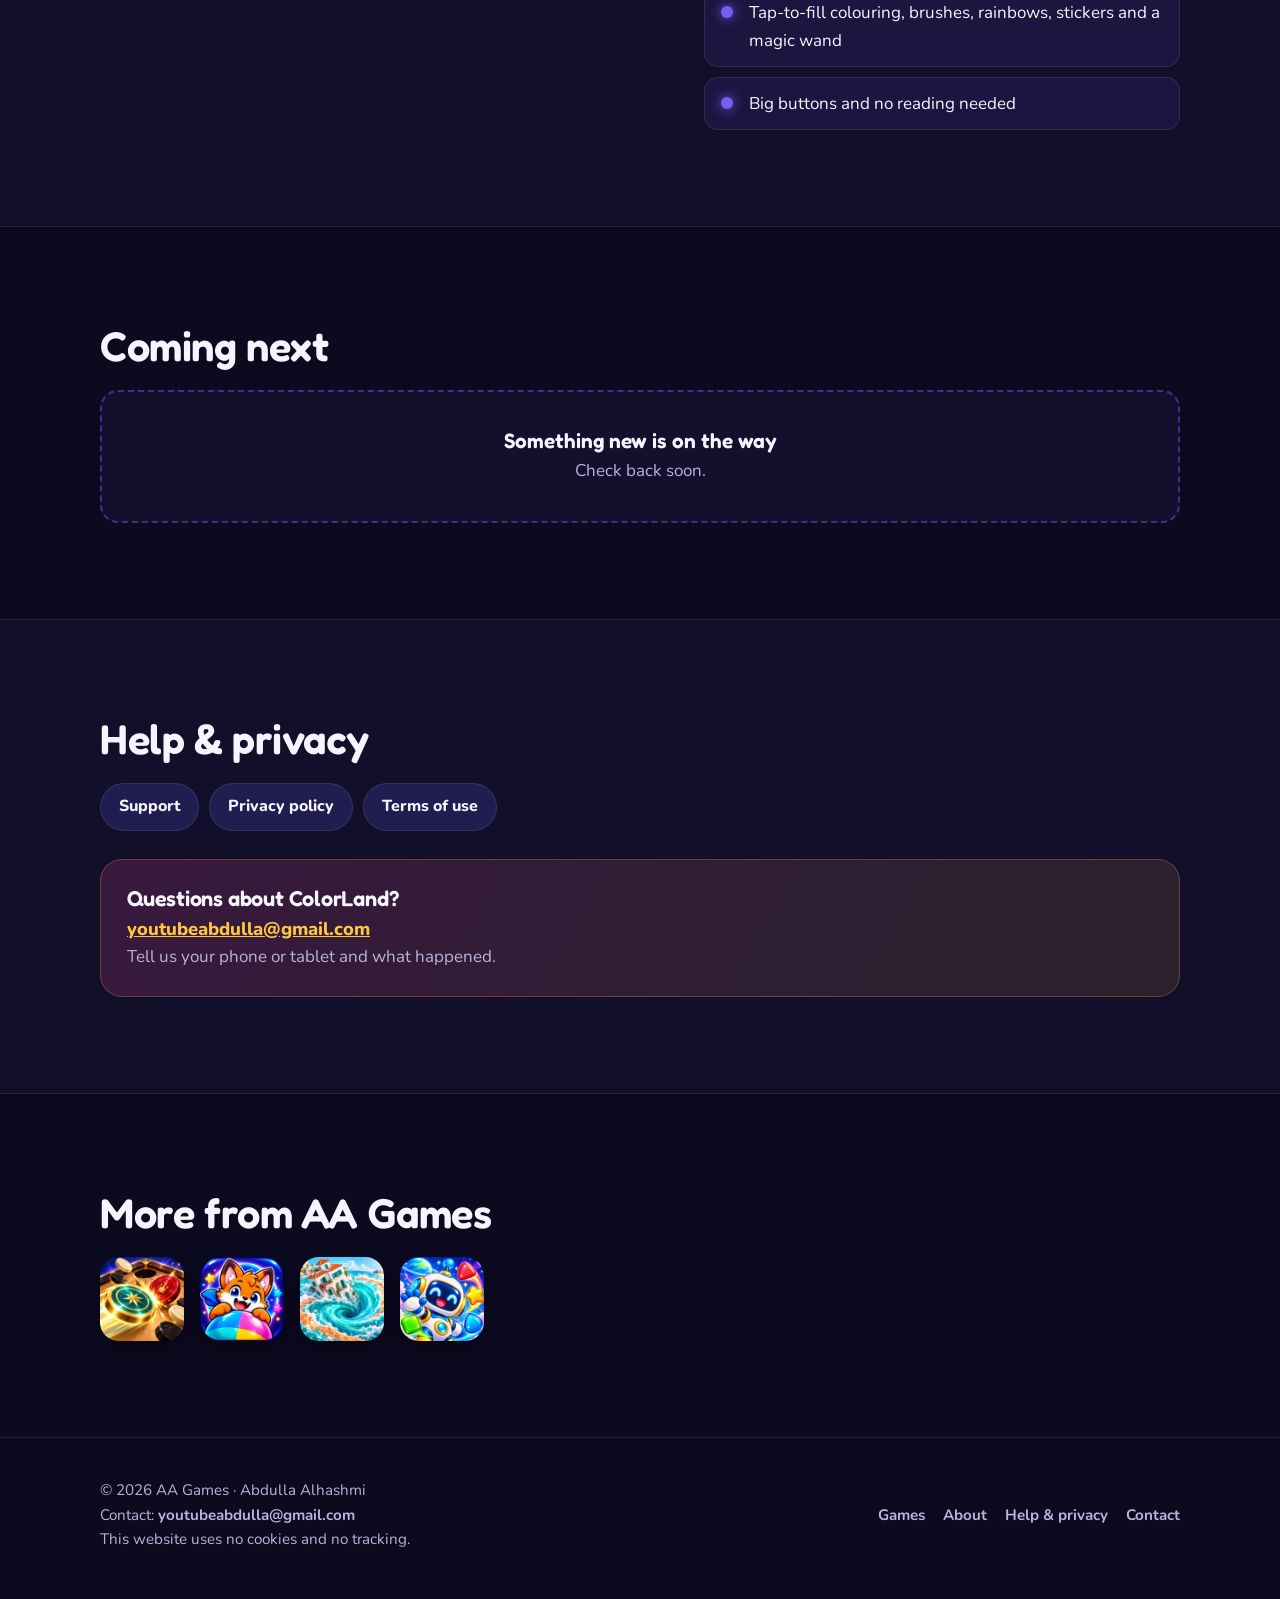
<file: colorland/index.html>
<!doctype html>
<html lang="en">
<head>
  <meta charset="utf-8">
  <meta name="viewport" content="width=device-width, initial-scale=1">
  <title>ColorLand | AA Games</title>
  <meta name="description" content="ColorLand by AA Games. Find it, then colour it in. A picture game for small children. ColorLand asks for one part of a picture: a wing, a wheel, a roof, a petal. Your child finds it, taps it, colours it in and learns what it is called.">
  <link rel="canonical" href="https://aagames33.com/colorland/">
  <meta name="theme-color" content="#0c0a1f">
  <meta property="og:type" content="website">
  <meta property="og:site_name" content="AA Games">
  <meta property="og:title" content="ColorLand | AA Games">
  <meta property="og:description" content="ColorLand by AA Games. Find it, then colour it in. A picture game for small children. ColorLand asks for one part of a picture: a wing, a wheel, a roof, a petal. Your child finds it, taps it, colours it in and learns what it is called.">
  <meta property="og:url" content="https://aagames33.com/colorland/">
  <meta property="og:image" content="https://aagames33.com/colorland/share.jpg">
  <meta property="og:image:width" content="1024">
  <meta property="og:image:height" content="500">
  <meta name="twitter:card" content="summary_large_image">
  <link rel="icon" href="/assets/logo.svg" type="image/svg+xml">
  <link rel="icon" href="/favicon.ico" sizes="48x48">
  <link rel="apple-touch-icon" href="/apple-touch-icon.png">
  <link rel="preload" href="/assets/fonts/fredoka-semibold.woff2" as="font" type="font/woff2" crossorigin>
  <link rel="preload" href="/assets/fonts/nunito.woff2" as="font" type="font/woff2" crossorigin>
  <link rel="stylesheet" href="/assets/style.css">
</head>
<body style="--accent: #7b5cf0">
  <a class="skip" href="#main">Skip to content</a>
  <header class="site-head">
    <div class="wrap">
      <a class="logo" href="/"><img src="/assets/logo.svg" alt="" width="36" height="36">AA Games</a>
      <nav class="nav" aria-label="Main">
        <a href="/#games">Games</a>
        <a href="/#about" class="nav-about">About</a>
        <a href="/#support">Support</a>
        <a href="/#contact">Contact</a>
      </nav>
    </div>
  </header>

  <main id="main">
    <!-- ===== Top: icon, name, one line, store buttons ===== -->
    <section class="game-hero">
      <img class="bg" src="/colorland/banner.webp" alt="" width="1024" height="500">
      <div class="wrap">
        <a class="back" href="/#games">&larr; All games</a>
        <div class="game-top">
          <img class="game-icon" src="/colorland/icon.webp" alt="ColorLand icon" width="140" height="140">
          <div>
            <h1>ColorLand</h1>
            <p class="tagline">Find it, then colour it in.</p>
          </div>
        </div>
        <ul class="chips">
          <li>Kids</li>
          <li>One price, no ads</li>
          <li>Coming soon</li>
        </ul>
        <div class="stores">
          <!-- When it is live, replace the next line with: <a class="store" href="https://apps.apple.com/app/id6816152811"><small>Download on the</small>App Store</a> -->
          <span class="store soon"><small>Coming soon to</small>App Store</span>
          <!-- When it is live, replace the next line with: <a class="store" href="https://play.google.com/store/apps/details?id=com.colorland.app"><small>Get it on</small>Google Play</a> -->
          <span class="store soon"><small>Coming soon to</small>Google Play</span>
        </div>
      </div>
    </section>

    <!-- ===== Screenshots (shot-1.webp, shot-2.webp ... in this folder) ===== -->
    <section class="section" aria-labelledby="shots-title">
      <div class="wrap">
        <h2 id="shots-title">Screenshots</h2>
        <div class="shots" tabindex="0" aria-label="ColorLand screenshots, scroll sideways">
          <img src="/colorland/shot-1.webp" alt="Can you find the rainbow?" width="540" height="1169" loading="lazy" decoding="async">
          <img src="/colorland/shot-2.webp" alt="Found it!" width="540" height="1169" loading="lazy" decoding="async">
          <img src="/colorland/shot-3.webp" alt="The unicorn coloured in" width="540" height="1169" loading="lazy" decoding="async">
          <img src="/colorland/shot-4.webp" alt="The picture gallery" width="540" height="1169" loading="lazy" decoding="async">
          <img src="/colorland/shot-5.webp" alt="Colouring a puppy" width="540" height="1169" loading="lazy" decoding="async">
        </div>
      </div>
    </section>

    <!-- ===== About the game ===== -->
    <section class="section section-alt" aria-labelledby="about-title">
      <div class="wrap two-col">
        <div>
          <h2 id="about-title">About the game</h2>
          <p>A picture game for small children. ColorLand asks for one part of a picture: a wing, a wheel, a roof, a petal. Your child finds it, taps it, colours it in and learns what it is called.</p>
          <p>Then the whole picture is theirs to colour however they like. Everything is included from the first launch: no ads and nothing to buy inside the app.</p>
        </div>
        <ul class="features">
          <li>54 hand-drawn pictures, all unlocked</li>
          <li>Every part named in nine languages</li>
          <li>Picture mysteries: small puzzles built from the pictures themselves</li>
          <li>Tap-to-fill colouring, brushes, rainbows, stickers and a magic wand</li>
          <li>Big buttons and no reading needed</li>
        </ul>
      </div>
    </section>

    <!-- ===== Coming next ===== -->
    <section class="section" id="skins" aria-labelledby="skins-title">
      <div class="wrap">
        <h2 id="skins-title">Coming next</h2>
        <div class="skins">
          <!-- HOW TO ADD ONE (more help in HOW_TO_EDIT.md):
               1. Upload the picture into the "skins" folder of this game, for example skins/gold-striker.png
               2. Copy the 4 lines below, paste them under this note (outside the note), and change the
                  picture name, the skin name and the date:
          <article class="skin">
            <img src="/colorland/skins/gold-striker.png" alt="Gold Striker" loading="lazy">
            <div><b>Gold Striker</b><span>Coming in December</span></div>
          </article>
               3. Delete the "skin-empty" box below once your first one is in. -->
          <div class="skin-empty">
            <b>Something new is on the way</b>
            <span>Check back soon.</span>
          </div>
        </div>
      </div>
    </section>

    <!-- ===== Help and privacy ===== -->
    <section class="section section-alt" aria-labelledby="help-title">
      <div class="wrap">
        <h2 id="help-title">Help &amp; privacy</h2>
        <div class="pills">
          <a class="pill" href="https://youtubeabdulla-max.github.io/colorland-support/#support">Support</a>
          <a class="pill" href="https://youtubeabdulla-max.github.io/colorland-support/#privacy">Privacy policy</a>
          <a class="pill" href="https://youtubeabdulla-max.github.io/colorland-support/#terms">Terms of use</a>
        </div>
        <div class="contact-box">
          <h3>Questions about ColorLand?</h3>
          <p><a class="mail" href="mailto:youtubeabdulla@gmail.com">youtubeabdulla@gmail.com</a><br>Tell us your phone or tablet and what happened.</p>
        </div>
      </div>
    </section>

    <!-- ===== More games ===== -->
    <section class="section" aria-labelledby="more-title">
      <div class="wrap">
        <h2 id="more-title">More from AA Games</h2>
        <div class="icon-row">
          <a href="/carrom-crew/"><img src="/carrom-crew/icon.webp" alt="Carrom Crew" width="140" height="140" loading="lazy" decoding="async"></a>
          <a href="/chromo-rush/"><img src="/chromo-rush/icon.webp" alt="Chromo Rush" width="140" height="140" loading="lazy" decoding="async"></a>
          <a href="/rift-world-rush/"><img src="/rift-world-rush/icon.webp" alt="RIFT: World Rush" width="140" height="140" loading="lazy" decoding="async"></a>
          <a href="/bonbon-blast/"><img src="/bonbon-blast/icon.webp" alt="Bonbon Blast" width="140" height="140" loading="lazy" decoding="async"></a>
        </div>
      </div>
    </section>
  </main>

  <footer class="site-foot">
    <div class="wrap">
      <div>
        <p>&copy; 2026 AA Games &middot; Abdulla Alhashmi</p>
        <p>Contact: <a href="mailto:youtubeabdulla@gmail.com">youtubeabdulla@gmail.com</a></p>
        <p>This website uses no cookies and no tracking.</p>
      </div>
      <nav aria-label="Footer">
        <a href="/#games">Games</a>
        <a href="/#about">About</a>
        <a href="/#support">Help &amp; privacy</a>
        <a href="mailto:youtubeabdulla@gmail.com">Contact</a>
      </nav>
    </div>
  </footer>
</body>
</html>
</file>
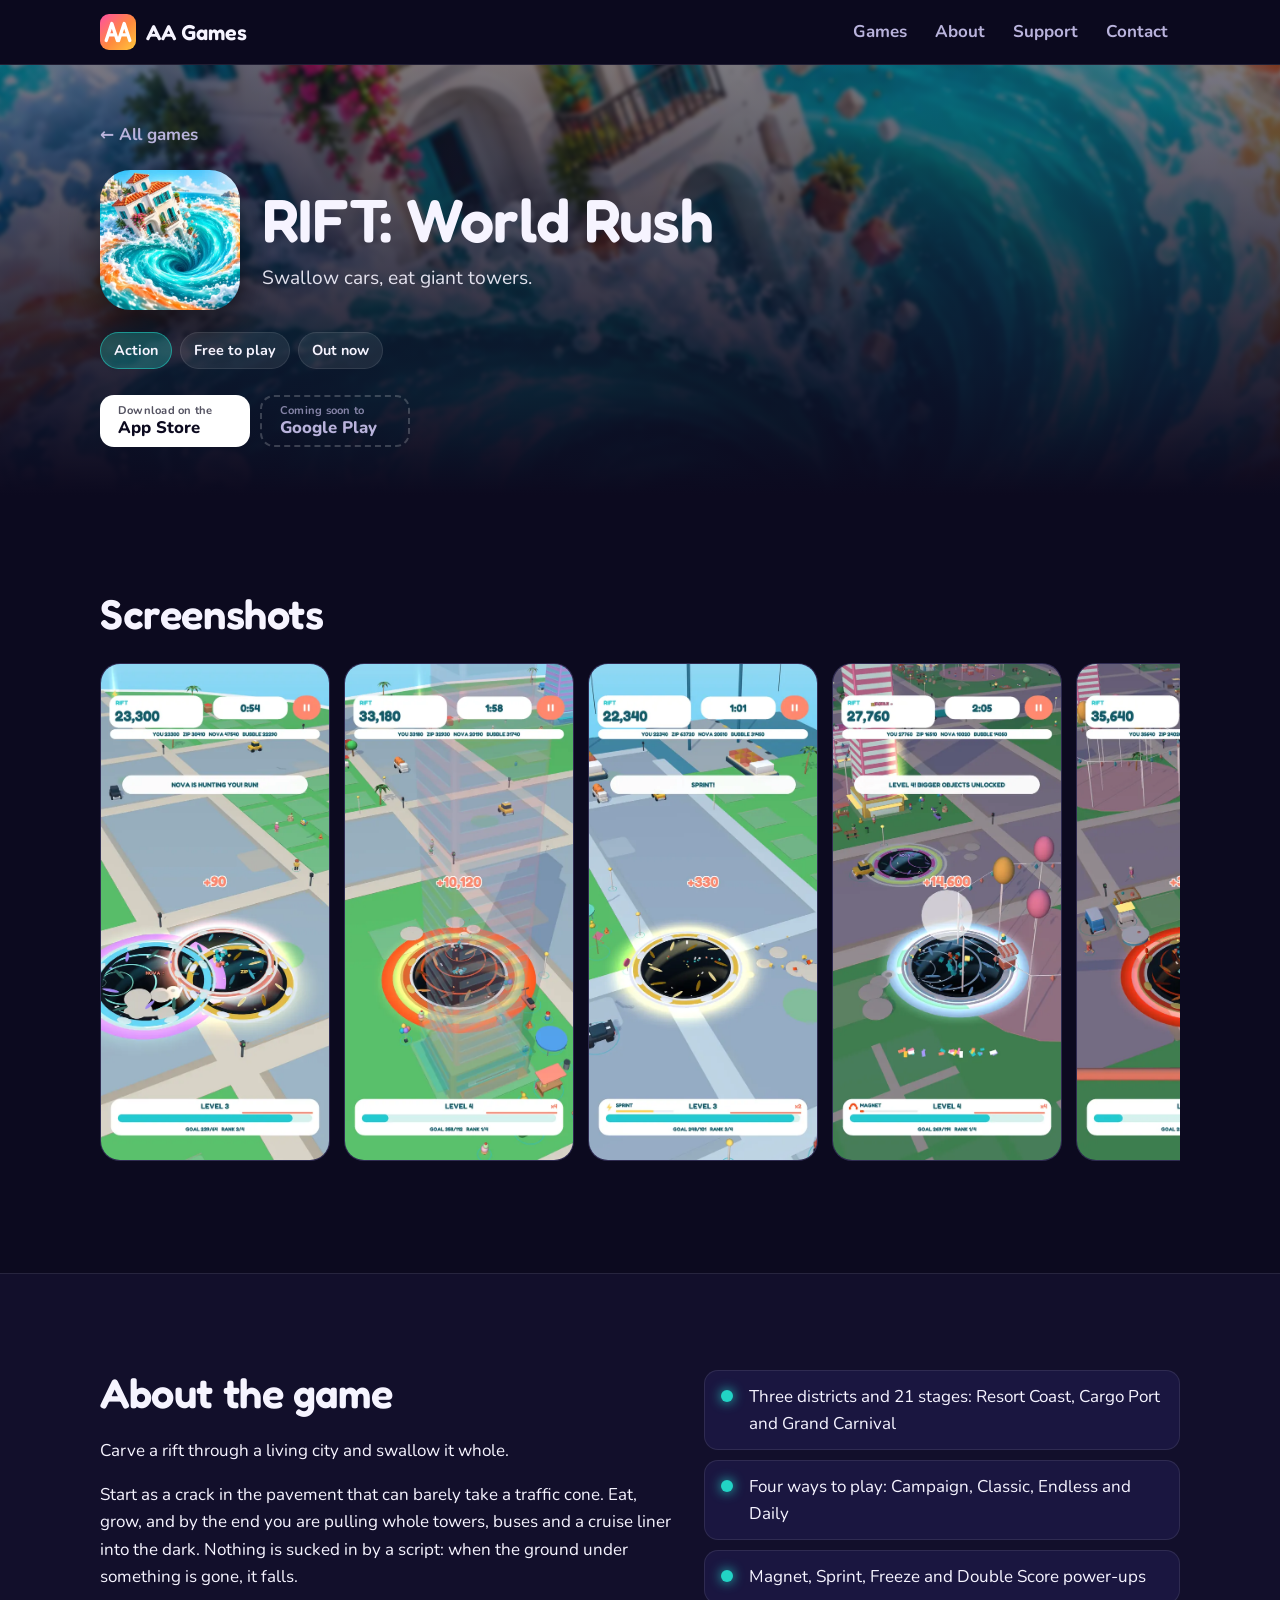
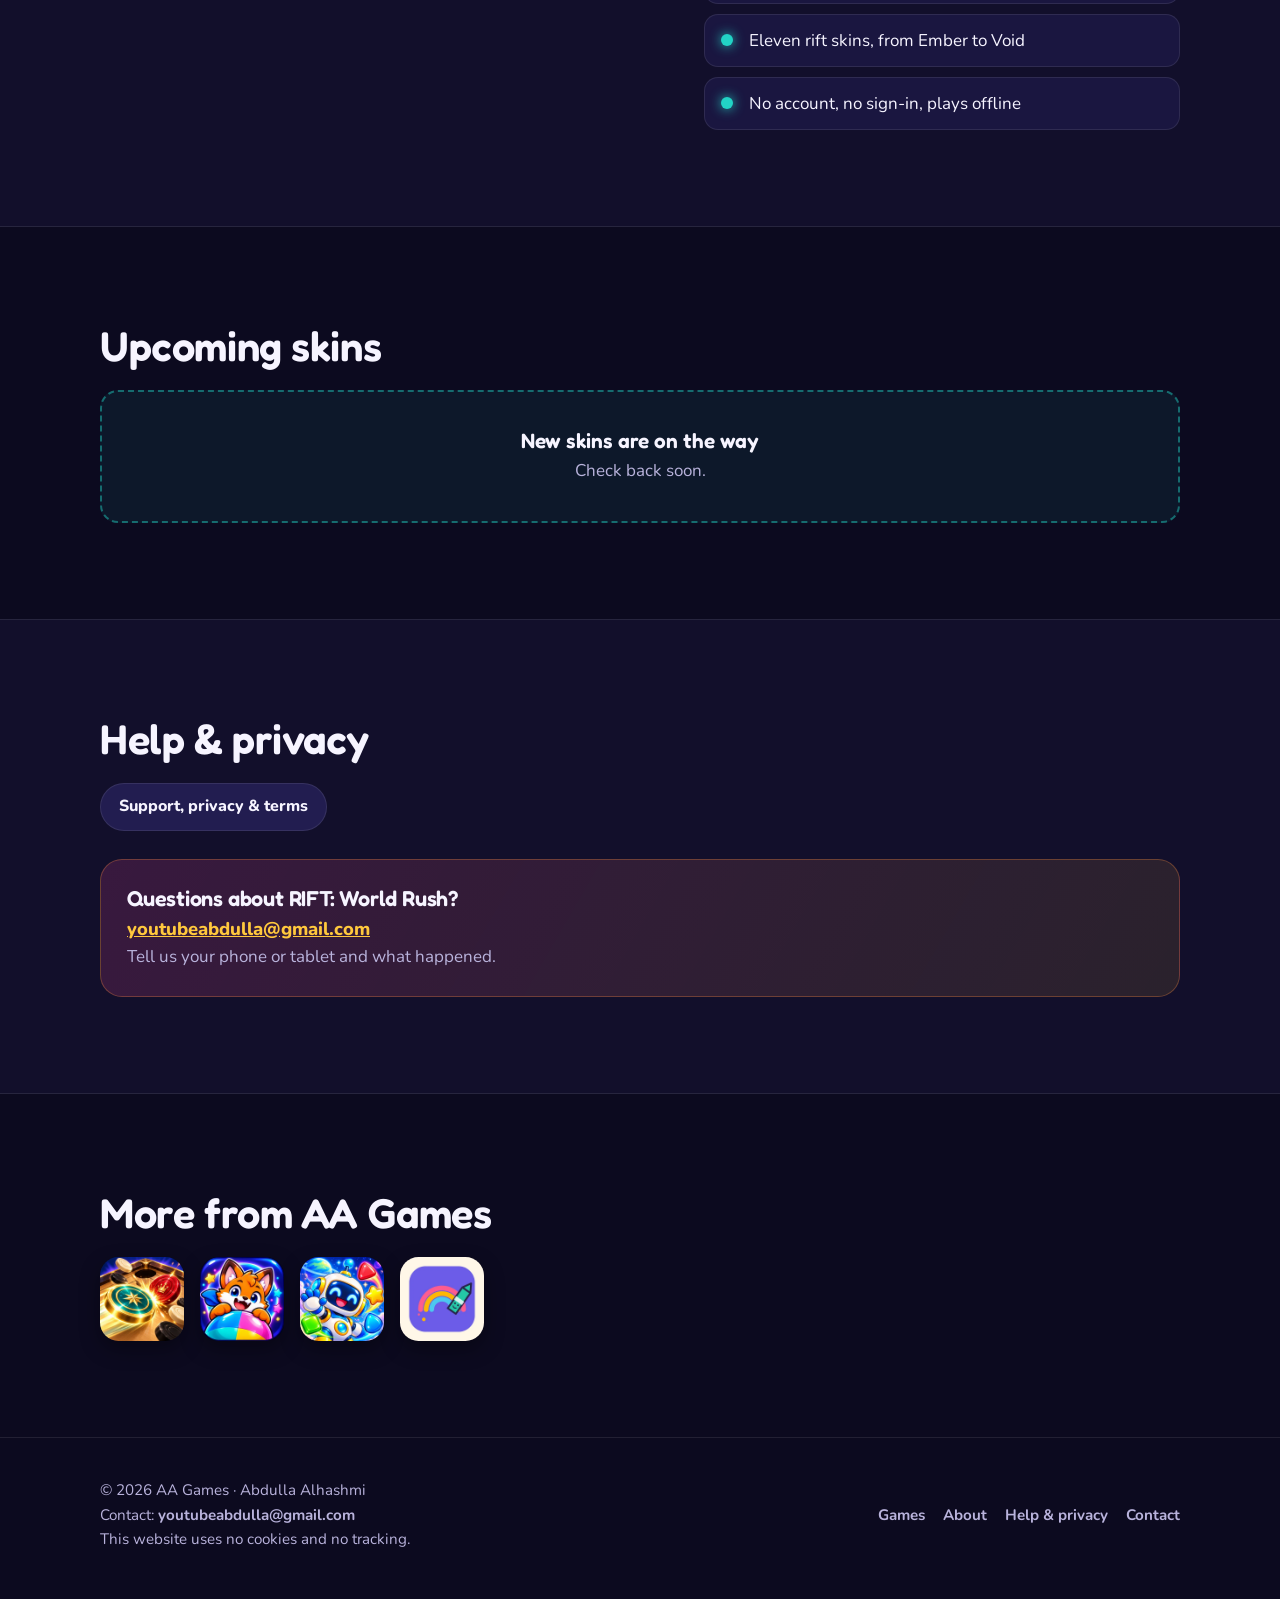
<file: rift-world-rush/index.html>
<!doctype html>
<html lang="en">
<head>
  <meta charset="utf-8">
  <meta name="viewport" content="width=device-width, initial-scale=1">
  <title>RIFT: World Rush | AA Games</title>
  <meta name="description" content="RIFT: World Rush by AA Games. Swallow cars, eat giant towers. Carve a rift through a living city and swallow it whole.">
  <link rel="canonical" href="https://aagames33.com/rift-world-rush/">
  <meta name="theme-color" content="#0c0a1f">
  <meta property="og:type" content="website">
  <meta property="og:site_name" content="AA Games">
  <meta property="og:title" content="RIFT: World Rush | AA Games">
  <meta property="og:description" content="RIFT: World Rush by AA Games. Swallow cars, eat giant towers. Carve a rift through a living city and swallow it whole.">
  <meta property="og:url" content="https://aagames33.com/rift-world-rush/">
  <meta property="og:image" content="https://aagames33.com/rift-world-rush/share.jpg">
  <meta property="og:image:width" content="1024">
  <meta property="og:image:height" content="500">
  <meta name="twitter:card" content="summary_large_image">
  <link rel="icon" href="/assets/logo.svg" type="image/svg+xml">
  <link rel="icon" href="/favicon.ico" sizes="48x48">
  <link rel="apple-touch-icon" href="/apple-touch-icon.png">
  <link rel="preload" href="/assets/fonts/fredoka-semibold.woff2" as="font" type="font/woff2" crossorigin>
  <link rel="preload" href="/assets/fonts/nunito.woff2" as="font" type="font/woff2" crossorigin>
  <link rel="stylesheet" href="/assets/style.css">
</head>
<body style="--accent: #22d3c5">
  <a class="skip" href="#main">Skip to content</a>
  <header class="site-head">
    <div class="wrap">
      <a class="logo" href="/"><img src="/assets/logo.svg" alt="" width="36" height="36">AA Games</a>
      <nav class="nav" aria-label="Main">
        <a href="/#games">Games</a>
        <a href="/#about" class="nav-about">About</a>
        <a href="/#support">Support</a>
        <a href="/#contact">Contact</a>
      </nav>
    </div>
  </header>

  <main id="main">
    <!-- ===== Top: icon, name, one line, store buttons ===== -->
    <section class="game-hero">
      <img class="bg" src="/rift-world-rush/banner.webp" alt="" width="1024" height="500">
      <div class="wrap">
        <a class="back" href="/#games">&larr; All games</a>
        <div class="game-top">
          <img class="game-icon" src="/rift-world-rush/icon.webp" alt="RIFT: World Rush icon" width="140" height="140">
          <div>
            <h1>RIFT: World Rush</h1>
            <p class="tagline">Swallow cars, eat giant towers.</p>
          </div>
        </div>
        <ul class="chips">
          <li>Action</li>
          <li>Free to play</li>
          <li>Out now</li>
        </ul>
        <div class="stores">
          <a class="store" href="https://apps.apple.com/app/rift-world-rush/id6812802684"><small>Download on the</small>App Store</a>
          <!-- When it is live, replace the next line with: <a class="store" href="https://play.google.com/store/apps/details?id=com.riftprototype.rift"><small>Get it on</small>Google Play</a> -->
          <span class="store soon"><small>Coming soon to</small>Google Play</span>
        </div>
      </div>
    </section>

    <!-- ===== Screenshots (shot-1.webp, shot-2.webp ... in this folder) ===== -->
    <section class="section" aria-labelledby="shots-title">
      <div class="wrap">
        <h2 id="shots-title">Screenshots</h2>
        <div class="shots" tabindex="0" aria-label="RIFT: World Rush screenshots, scroll sideways">
          <img src="/rift-world-rush/shot-1.webp" alt="A rift swallowing the street" width="540" height="1169" loading="lazy" decoding="async">
          <img src="/rift-world-rush/shot-2.webp" alt="Growing bigger" width="540" height="1169" loading="lazy" decoding="async">
          <img src="/rift-world-rush/shot-3.webp" alt="A sprint power-up" width="540" height="1169" loading="lazy" decoding="async">
          <img src="/rift-world-rush/shot-4.webp" alt="Bigger objects unlocked" width="540" height="1169" loading="lazy" decoding="async">
          <img src="/rift-world-rush/shot-5.webp" alt="A red rift skin" width="540" height="1169" loading="lazy" decoding="async">
        </div>
      </div>
    </section>

    <!-- ===== About the game ===== -->
    <section class="section section-alt" aria-labelledby="about-title">
      <div class="wrap two-col">
        <div>
          <h2 id="about-title">About the game</h2>
          <p>Carve a rift through a living city and swallow it whole.</p>
          <p>Start as a crack in the pavement that can barely take a traffic cone. Eat, grow, and by the end you are pulling whole towers, buses and a cruise liner into the dark. Nothing is sucked in by a script: when the ground under something is gone, it falls.</p>
        </div>
        <ul class="features">
          <li>Three districts and 21 stages: Resort Coast, Cargo Port and Grand Carnival</li>
          <li>Four ways to play: Campaign, Classic, Endless and Daily</li>
          <li>Magnet, Sprint, Freeze and Double Score power-ups</li>
          <li>Eleven rift skins, from Ember to Void</li>
          <li>No account, no sign-in, plays offline</li>
        </ul>
      </div>
    </section>

    <!-- ===== Upcoming skins ===== -->
    <section class="section" id="skins" aria-labelledby="skins-title">
      <div class="wrap">
        <h2 id="skins-title">Upcoming skins</h2>
        <div class="skins">
          <!-- HOW TO ADD ONE (more help in HOW_TO_EDIT.md):
               1. Upload the picture into the "skins" folder of this game, for example skins/gold-striker.png
               2. Copy the 4 lines below, paste them under this note (outside the note), and change the
                  picture name, the skin name and the date:
          <article class="skin">
            <img src="/rift-world-rush/skins/gold-striker.png" alt="Gold Striker" loading="lazy">
            <div><b>Gold Striker</b><span>Coming in December</span></div>
          </article>
               3. Delete the "skin-empty" box below once your first one is in. -->
          <div class="skin-empty">
            <b>New skins are on the way</b>
            <span>Check back soon.</span>
          </div>
        </div>
      </div>
    </section>

    <!-- ===== Help and privacy ===== -->
    <section class="section section-alt" aria-labelledby="help-title">
      <div class="wrap">
        <h2 id="help-title">Help &amp; privacy</h2>
        <div class="pills">
          <a class="pill" href="https://youtubeabdulla-max.github.io/rift-world-rush-support/">Support, privacy &amp; terms</a>
        </div>
        <div class="contact-box">
          <h3>Questions about RIFT: World Rush?</h3>
          <p><a class="mail" href="mailto:youtubeabdulla@gmail.com">youtubeabdulla@gmail.com</a><br>Tell us your phone or tablet and what happened.</p>
        </div>
      </div>
    </section>

    <!-- ===== More games ===== -->
    <section class="section" aria-labelledby="more-title">
      <div class="wrap">
        <h2 id="more-title">More from AA Games</h2>
        <div class="icon-row">
          <a href="/carrom-crew/"><img src="/carrom-crew/icon.webp" alt="Carrom Crew" width="140" height="140" loading="lazy" decoding="async"></a>
          <a href="/chromo-rush/"><img src="/chromo-rush/icon.webp" alt="Chromo Rush" width="140" height="140" loading="lazy" decoding="async"></a>
          <a href="/bonbon-blast/"><img src="/bonbon-blast/icon.webp" alt="Bonbon Blast" width="140" height="140" loading="lazy" decoding="async"></a>
          <a href="/colorland/"><img src="/colorland/icon.webp" alt="ColorLand" width="140" height="140" loading="lazy" decoding="async"></a>
        </div>
      </div>
    </section>
  </main>

  <footer class="site-foot">
    <div class="wrap">
      <div>
        <p>&copy; 2026 AA Games &middot; Abdulla Alhashmi</p>
        <p>Contact: <a href="mailto:youtubeabdulla@gmail.com">youtubeabdulla@gmail.com</a></p>
        <p>This website uses no cookies and no tracking.</p>
      </div>
      <nav aria-label="Footer">
        <a href="/#games">Games</a>
        <a href="/#about">About</a>
        <a href="/#support">Help &amp; privacy</a>
        <a href="mailto:youtubeabdulla@gmail.com">Contact</a>
      </nav>
    </div>
  </footer>
</body>
</html>
</file>
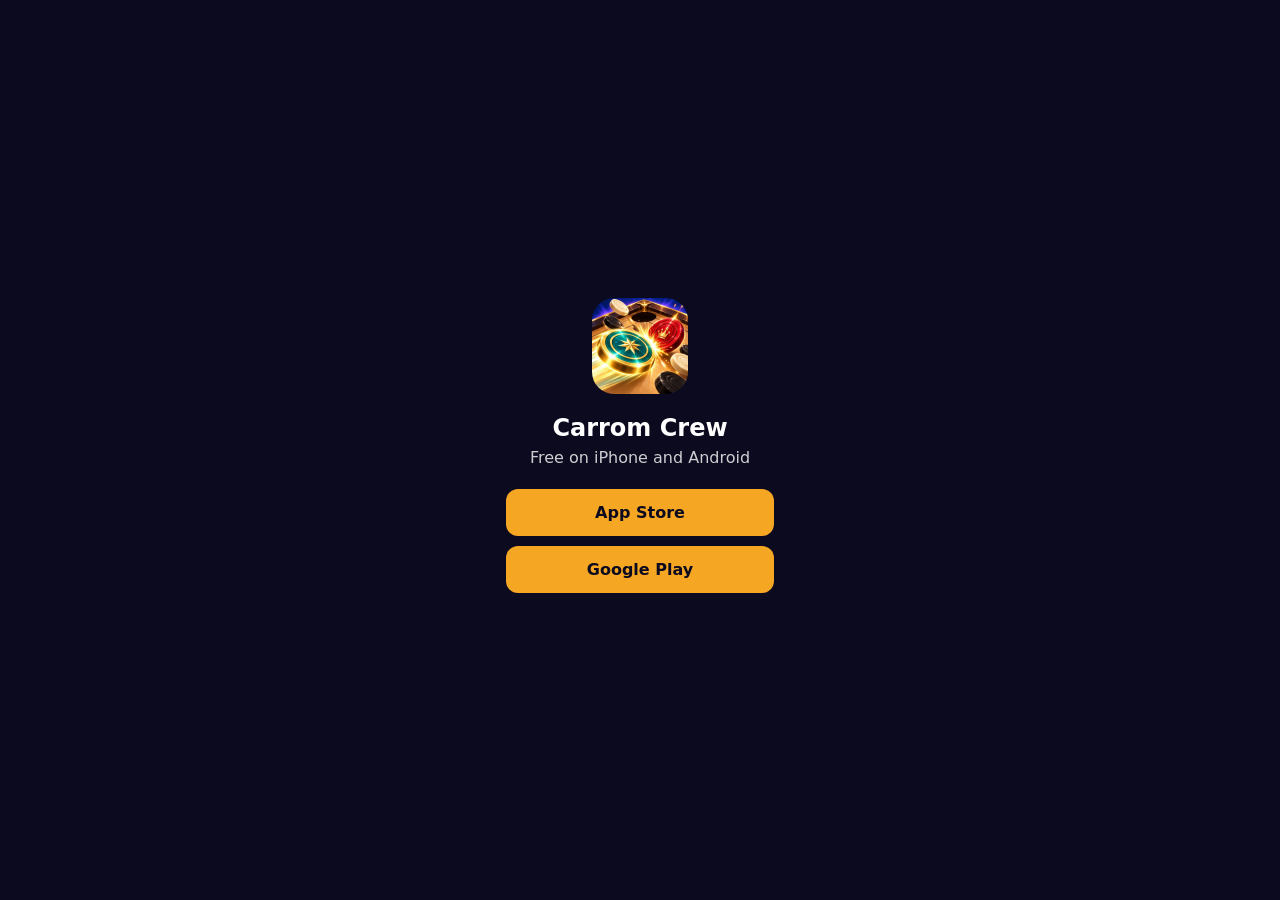
<file: carrom-crew/get/index.html>
<!doctype html>
<html lang="en">
<head>
  <meta charset="utf-8">
  <meta name="viewport" content="width=device-width, initial-scale=1">
  <title>Get Carrom Crew | AA Games</title>
  <meta name="description" content="Download Carrom Crew free on the App Store or Google Play.">
  <meta name="robots" content="noindex">
  <link rel="canonical" href="https://aagames33.com/carrom-crew/">
  <meta name="theme-color" content="#0c0a1f">
  <link rel="icon" href="/favicon.ico" sizes="48x48">
  <script>
    (function () {
      var IOS = "https://apps.apple.com/app/carrom-crew/id6815225596";
      var PLAY = "https://play.google.com/store/apps/details?id=com.carromcrew.game";
      var ua = navigator.userAgent || "";
      var ipad = /Macintosh/.test(ua) && navigator.maxTouchPoints > 1;
      if (/iPhone|iPad|iPod/.test(ua) || ipad) location.replace(IOS);
      else if (/Android/i.test(ua)) location.replace(PLAY);
    })();
  </script>
  <style>
    body { margin: 0; min-height: 100vh; display: flex; align-items: center; justify-content: center;
           background: #0c0a1f; color: #fff; font-family: system-ui, -apple-system, sans-serif; text-align: center; padding: 16px; box-sizing: border-box; }
    img { width: 96px; height: 96px; border-radius: 22px; }
    h1 { font-size: 24px; margin: 16px 0 6px; }
    p { margin: 0 0 22px; opacity: .8; }
    a.btn { display: block; width: 240px; margin: 10px auto; padding: 14px; border-radius: 12px; background: #f5a623;
            color: #0c0a1f; font-weight: 700; text-decoration: none; }
  </style>
</head>
<body>
  <main>
    <img src="/carrom-crew/icon.webp" alt="Carrom Crew">
    <h1>Carrom Crew</h1>
    <p>Free on iPhone and Android</p>
    <a class="btn" href="https://apps.apple.com/app/carrom-crew/id6815225596">App Store</a>
    <a class="btn" href="https://play.google.com/store/apps/details?id=com.carromcrew.game">Google Play</a>
  </main>
</body>
</html>
</file>
<file: assets/style.css>
/* AA Games website styles.
   Colours live in :root below. Each game page sets its own --accent colour
   in the <body style="--accent: ..."> line of its index.html. */

@font-face {
  font-family: "Fredoka";
  src: url("/assets/fonts/fredoka-semibold.woff2") format("woff2");
  font-weight: 600;
  font-display: swap;
}
@font-face {
  font-family: "Nunito";
  src: url("/assets/fonts/nunito.woff2") format("woff2");
  font-weight: 200 1000;
  font-display: swap;
}

:root {
  color-scheme: dark;
  --bg: #0c0a1f;
  --bg-2: #120f2b;
  --card: #1a1640;
  --card-2: #221d50;
  --line: rgba(255, 255, 255, .09);
  --text: #f6f4ff;
  --muted: #b9b3dc;
  --pink: #ff4fa3;
  --orange: #ff8a3d;
  --yellow: #ffc83d;
  --brand: linear-gradient(100deg, var(--pink), var(--orange) 55%, var(--yellow));
  --accent: var(--pink);
  --radius: 22px;
  --wrap: 1120px;
  --head: "Fredoka", ui-rounded, "SF Pro Rounded", system-ui, sans-serif;
  --body: "Nunito", system-ui, -apple-system, "Segoe UI", Roboto, sans-serif;
}

*, *::before, *::after { box-sizing: border-box; }
html { scroll-behavior: smooth; scroll-padding-top: 80px; -webkit-text-size-adjust: 100%; }
body {
  margin: 0;
  background: var(--bg);
  color: var(--text);
  font: 400 17px/1.6 var(--body);
  -webkit-font-smoothing: antialiased;
  overflow-x: hidden;
}
img { max-width: 100%; height: auto; display: block; }
a { color: inherit; }
h1, h2, h3 { font-family: var(--head); font-weight: 600; line-height: 1.12; margin: 0 0 .5em; letter-spacing: -.01em; }
h1 { font-size: clamp(2.4rem, 7vw, 4.4rem); }
h2 { font-size: clamp(1.8rem, 4.4vw, 2.6rem); }
h3 { font-size: 1.35rem; }
p { margin: 0 0 1em; }
:focus-visible { outline: 3px solid var(--yellow); outline-offset: 3px; border-radius: 8px; }

.wrap { width: 100%; max-width: var(--wrap); margin: 0 auto; padding: 0 20px; }
.grad { background: var(--brand); -webkit-background-clip: text; background-clip: text; color: transparent; }
.muted { color: var(--muted); }
.skip { position: absolute; left: -999px; top: 8px; background: var(--card); padding: 8px 14px; border-radius: 10px; z-index: 99; }
.skip:focus { left: 8px; }

/* ---------- Header ---------- */
.site-head {
  position: sticky; top: 0; z-index: 20;
  background: rgba(12, 10, 31, .78);
  -webkit-backdrop-filter: blur(14px); backdrop-filter: blur(14px);
  border-bottom: 1px solid var(--line);
}
.site-head .wrap { display: flex; align-items: center; justify-content: space-between; gap: 16px; height: 64px; }
.logo { display: flex; align-items: center; gap: 10px; text-decoration: none; font: 600 1.35rem var(--head); white-space: nowrap; }
.logo img { width: 36px; height: 36px; }
.nav { display: flex; gap: 4px; }
.nav a { text-decoration: none; color: var(--muted); font-weight: 700; padding: 8px 12px; border-radius: 999px; transition: color .15s, background .15s; }
.nav a:hover { color: var(--text); background: var(--card); }

/* ---------- Buttons ---------- */
.btn {
  display: inline-flex; align-items: center; gap: 8px;
  padding: 13px 22px; border-radius: 999px;
  font: 800 1rem var(--body); text-decoration: none;
  border: 2px solid transparent; transition: transform .15s, background .15s, border-color .15s;
}
.btn:hover { transform: translateY(-2px); }
.btn-main { background: var(--brand); color: #1b0b20; }
.btn-ghost { border-color: var(--line); background: rgba(255, 255, 255, .04); }
.btn-ghost:hover { border-color: rgba(255, 255, 255, .25); }

/* Store buttons: a real link when the game is out, a grey label when it isn't yet */
.stores { display: flex; flex-wrap: wrap; gap: 10px; }
.store {
  display: inline-flex; flex-direction: column; justify-content: center;
  min-width: 150px; padding: 8px 18px; border-radius: 14px;
  background: #fff; color: #0c0a1f; text-decoration: none;
  font: 800 1.05rem/1.15 var(--body); transition: transform .15s, box-shadow .15s;
}
.store small { font-size: .7rem; font-weight: 700; opacity: .7; letter-spacing: .02em; }
a.store:hover { transform: translateY(-2px); box-shadow: 0 8px 24px rgba(0, 0, 0, .35); }
.store.soon { background: transparent; color: var(--muted); border: 2px dashed rgba(255, 255, 255, .2); }

/* ---------- Home hero ---------- */
.hero { position: relative; padding: 72px 0 64px; overflow: hidden; }
.hero::before, .hero::after {
  content: ""; position: absolute; border-radius: 50%; filter: blur(90px); opacity: .55; z-index: -1;
}
.hero::before { width: 520px; height: 520px; background: #8a2d8f; top: -220px; left: -160px; }
.hero::after { width: 480px; height: 480px; background: #283f99; bottom: -260px; right: -120px; }
.hero .wrap { display: grid; gap: 48px; align-items: center; }
.eyebrow { display: inline-block; font-weight: 800; font-size: .85rem; letter-spacing: .08em; text-transform: uppercase; color: var(--yellow); margin-bottom: 14px; }
.lead { font-size: 1.18rem; color: var(--muted); max-width: 36em; }
.hero .actions { display: flex; flex-wrap: wrap; gap: 12px; margin-top: 28px; }

.icon-pile { display: grid; grid-template-columns: repeat(3, 1fr); gap: 16px; max-width: 420px; margin: 0 auto; }
.icon-pile a { display: block; border-radius: 26%; overflow: hidden; box-shadow: 0 14px 34px rgba(0, 0, 0, .45); transition: transform .2s; }
.icon-pile a:nth-child(1) { transform: rotate(-6deg); }
.icon-pile a:nth-child(2) { transform: translateY(-18px) rotate(4deg); }
.icon-pile a:nth-child(3) { transform: rotate(7deg); }
.icon-pile a:nth-child(4) { transform: translateX(50%) rotate(-3deg); }
.icon-pile a:nth-child(5) { transform: translateX(50%) translateY(8px) rotate(5deg); }
.icon-pile a:hover { transform: scale(1.08) rotate(0); z-index: 2; }
.icon-pile img { width: 100%; aspect-ratio: 1; }

/* ---------- Sections ---------- */
.section { padding: 72px 0; }
.section-alt { background: var(--bg-2); border-block: 1px solid var(--line); }
.section-head { margin-bottom: 32px; max-width: 42em; }
.section-head p { color: var(--muted); font-size: 1.08rem; }

/* ---------- Game cards (home) ---------- */
.games { display: grid; gap: 22px; grid-template-columns: 1fr; }
.card {
  position: relative; display: flex; flex-direction: column;
  background: var(--card); border: 1px solid var(--line); border-radius: var(--radius);
  overflow: hidden; transition: transform .2s, border-color .2s, box-shadow .2s;
}
.card:hover { transform: translateY(-4px); border-color: color-mix(in srgb, var(--accent) 60%, transparent); box-shadow: 0 18px 40px rgba(0, 0, 0, .4); }
.card-banner { width: 100%; aspect-ratio: 1024 / 500; object-fit: cover; }
.card-body { position: relative; padding: 0 22px 22px; display: flex; flex-direction: column; flex: 1; }
.card-icon { width: 76px; height: 76px; border-radius: 22%; margin-top: -38px; border: 3px solid var(--card); box-shadow: 0 6px 18px rgba(0, 0, 0, .4); }
.card h3 { margin: 14px 0 4px; }
.card h3 a { text-decoration: none; }
.card h3 a::after { content: ""; position: absolute; inset: 0; z-index: 1; } /* whole card opens the game page */
.card p { color: var(--muted); margin-bottom: 18px; }
.card .stores { margin-top: auto; position: relative; z-index: 2; }
.card .store { min-width: 0; padding: 6px 14px; font-size: .95rem; border-radius: 12px; }
.tag {
  position: absolute; top: 14px; left: 14px; z-index: 2; /* top-left: no banner has text there */
  padding: 5px 12px; border-radius: 999px; font-size: .78rem; font-weight: 800; letter-spacing: .03em;
  background: rgba(12, 10, 31, .78); -webkit-backdrop-filter: blur(6px); backdrop-filter: blur(6px);
}
.tag.out { color: #7dffb0; }
.tag.soon { color: var(--yellow); }

/* ---------- About ---------- */
.about { display: grid; gap: 32px; align-items: center; }
.about p { font-size: 1.1rem; }
.facts { list-style: none; padding: 0; margin: 0; display: grid; gap: 12px; }
.facts li { background: var(--card); border: 1px solid var(--line); border-radius: 16px; padding: 16px 18px; }
.facts b { display: block; font: 600 1.15rem var(--head); }
.facts span { color: var(--muted); font-size: .98rem; }

/* ---------- Support list ---------- */
.help-list { list-style: none; padding: 0; margin: 0; display: grid; gap: 12px; }
.help-list li {
  display: flex; align-items: center; gap: 14px; flex-wrap: wrap;
  background: var(--card); border: 1px solid var(--line); border-radius: 18px; padding: 14px 16px;
}
.help-list img { width: 48px; height: 48px; border-radius: 22%; }
.help-list .name { font: 600 1.15rem var(--head); flex: 1 1 140px; }
.help-list .links { display: flex; flex-wrap: wrap; gap: 8px; }
.pill {
  display: inline-block; padding: 7px 14px; border-radius: 999px; text-decoration: none;
  font-weight: 800; font-size: .92rem; background: var(--card-2); border: 1px solid var(--line);
  transition: background .15s, border-color .15s;
}
.pill:hover { border-color: rgba(255, 255, 255, .3); background: #2b2562; }
.contact-box {
  margin-top: 28px; padding: 26px; border-radius: var(--radius);
  background: linear-gradient(120deg, rgba(255, 79, 163, .16), rgba(255, 200, 61, .1));
  border: 1px solid rgba(255, 138, 61, .3);
}
.contact-box h3 { margin-bottom: 6px; }
.contact-box p { margin: 0; color: var(--muted); }
.mail { font: 800 1.15rem var(--body); color: var(--yellow); word-break: break-all; }

/* ---------- Game page ---------- */
.game-hero { position: relative; padding: 56px 0 48px; overflow: hidden; isolation: isolate; }
.game-hero .bg {
  position: absolute; inset: 0; z-index: -2;
  width: 100%; height: 100%; object-fit: cover; filter: blur(2px) saturate(1.1); transform: scale(1.04);
}
.game-hero::after {
  content: ""; position: absolute; inset: 0; z-index: -1;
  background: linear-gradient(180deg, rgba(12, 10, 31, .55), rgba(12, 10, 31, .82) 55%, var(--bg));
}
.game-top { display: grid; grid-template-columns: auto 1fr; gap: 22px; align-items: center; }
.game-icon { width: 112px; height: 112px; border-radius: 22%; box-shadow: 0 14px 34px rgba(0, 0, 0, .5); }
.game-top h1 { font-size: clamp(2.2rem, 6.5vw, 3.8rem); margin-bottom: .15em; }
.game-top .tagline { font-size: 1.2rem; color: var(--text); opacity: .9; margin: 0; }
.chips { list-style: none; padding: 0; margin: 22px 0 26px; display: flex; flex-wrap: wrap; gap: 8px; }
.chips li { padding: 6px 13px; border-radius: 999px; background: rgba(255, 255, 255, .08); border: 1px solid var(--line); font-weight: 700; font-size: .9rem; }
.chips li:first-child { background: color-mix(in srgb, var(--accent) 28%, transparent); border-color: color-mix(in srgb, var(--accent) 55%, transparent); }
.back { display: inline-block; margin-bottom: 22px; color: var(--muted); text-decoration: none; font-weight: 700; }
.back:hover { color: var(--text); }

.shots {
  display: grid; grid-auto-flow: column; grid-auto-columns: clamp(140px, 40vw, 230px);
  gap: 14px; overflow-x: auto; scroll-snap-type: x mandatory; padding: 4px 2px 16px;
  scrollbar-width: thin; scrollbar-color: rgba(255, 255, 255, .25) transparent;
}
.shots img {
  width: 100%; height: auto; aspect-ratio: 540 / 1169; object-fit: cover;
  border-radius: 20px; border: 1px solid var(--line); scroll-snap-align: start; background: var(--card);
}

.two-col { display: grid; gap: 32px; }
.features { list-style: none; padding: 0; margin: 0; display: grid; gap: 10px; }
.features li { position: relative; padding: 12px 16px 12px 44px; background: var(--card); border: 1px solid var(--line); border-radius: 14px; }
.features li::before {
  content: ""; position: absolute; left: 16px; top: 19px; width: 12px; height: 12px; border-radius: 50%;
  background: var(--accent); box-shadow: 0 0 12px var(--accent);
}

.skins { display: grid; gap: 16px; grid-template-columns: repeat(auto-fill, minmax(160px, 1fr)); }
.skin { background: var(--card); border: 1px solid var(--line); border-radius: 18px; overflow: hidden; }
.skin img { width: 100%; aspect-ratio: 1; object-fit: cover; }
.skin div { padding: 12px 14px; }
.skin b { display: block; font: 600 1.1rem var(--head); }
.skin span { color: var(--muted); font-size: .9rem; }
.skin-empty {
  grid-column: 1 / -1; text-align: center; padding: 36px 20px; border-radius: 18px;
  border: 2px dashed color-mix(in srgb, var(--accent) 45%, transparent);
  background: color-mix(in srgb, var(--accent) 7%, transparent);
}
.skin-empty b { display: block; font: 600 1.3rem var(--head); margin-bottom: 4px; }
.skin-empty span { color: var(--muted); }

/* ---------- Footer ---------- */
.site-foot { padding: 40px 0 48px; border-top: 1px solid var(--line); color: var(--muted); font-size: .95rem; }
.site-foot .wrap { display: grid; gap: 18px; }
.site-foot nav { display: flex; flex-wrap: wrap; gap: 6px 18px; }
.site-foot a { text-decoration: none; font-weight: 700; }
.site-foot a:hover { color: var(--text); }
.site-foot p { margin: 0; }

/* ---------- Wider screens ---------- */
@media (min-width: 700px) {
  .games { grid-template-columns: repeat(2, 1fr); }
  .games .card:last-child:nth-child(odd) { grid-column: 1 / -1; }
  .about { grid-template-columns: 1.3fr 1fr; }
  .two-col { grid-template-columns: 1.2fr 1fr; align-items: start; }
  .game-icon { width: 140px; height: 140px; }
  .site-foot .wrap { grid-template-columns: 1fr auto; align-items: center; }
}
@media (min-width: 1000px) {
  .hero { padding: 96px 0 88px; }
  .hero .wrap { grid-template-columns: 1.15fr 1fr; }
  .section { padding: 96px 0; }
  /* three across; with exactly five games the last two share the second row */
  .games { grid-template-columns: repeat(6, 1fr); }
  .games .card, .games .card:last-child:nth-child(odd) { grid-column: span 2; }
  .games .card:nth-child(4):nth-last-child(2), .games .card:nth-child(5):last-child { grid-column: span 3; }
}
@media (max-width: 520px) {
  .wrap { padding: 0 16px; }
  .site-head .wrap { height: 58px; }
  .logo { font-size: 1.15rem; }
  .logo img { width: 32px; height: 32px; }
  .nav a { padding: 6px 8px; font-size: .92rem; }
  .nav .nav-about { display: none; } /* About is still on the home page; phones keep Games, Support, Contact */
  .game-top { grid-template-columns: 1fr; }
  .game-icon { width: 96px; height: 96px; }
  .icon-pile { gap: 12px; max-width: 320px; }
}
@media (max-width: 380px) {
  .site-head .wrap { gap: 8px; }
  .logo { font-size: 1.05rem; gap: 8px; }
  .logo img { width: 28px; height: 28px; }
  .nav { gap: 0; }
  .nav a { padding: 6px 6px; font-size: .86rem; }
}
@media (prefers-reduced-motion: reduce) {
  html { scroll-behavior: auto; }
  *, *::before, *::after { transition: none !important; }
}

/* ---------- Game page: help links and "More from AA Games" ---------- */
.pills { display: flex; flex-wrap: wrap; gap: 10px; }
.pills .pill { padding: 10px 18px; font-size: 1rem; }
.icon-row { display: flex; flex-wrap: wrap; gap: 16px; }
.icon-row a { border-radius: 22%; overflow: hidden; transition: transform .2s; box-shadow: 0 8px 20px rgba(0, 0, 0, .35); }
.icon-row a:hover { transform: translateY(-4px) scale(1.04); }
.icon-row img { width: 84px; height: 84px; }
</file>
